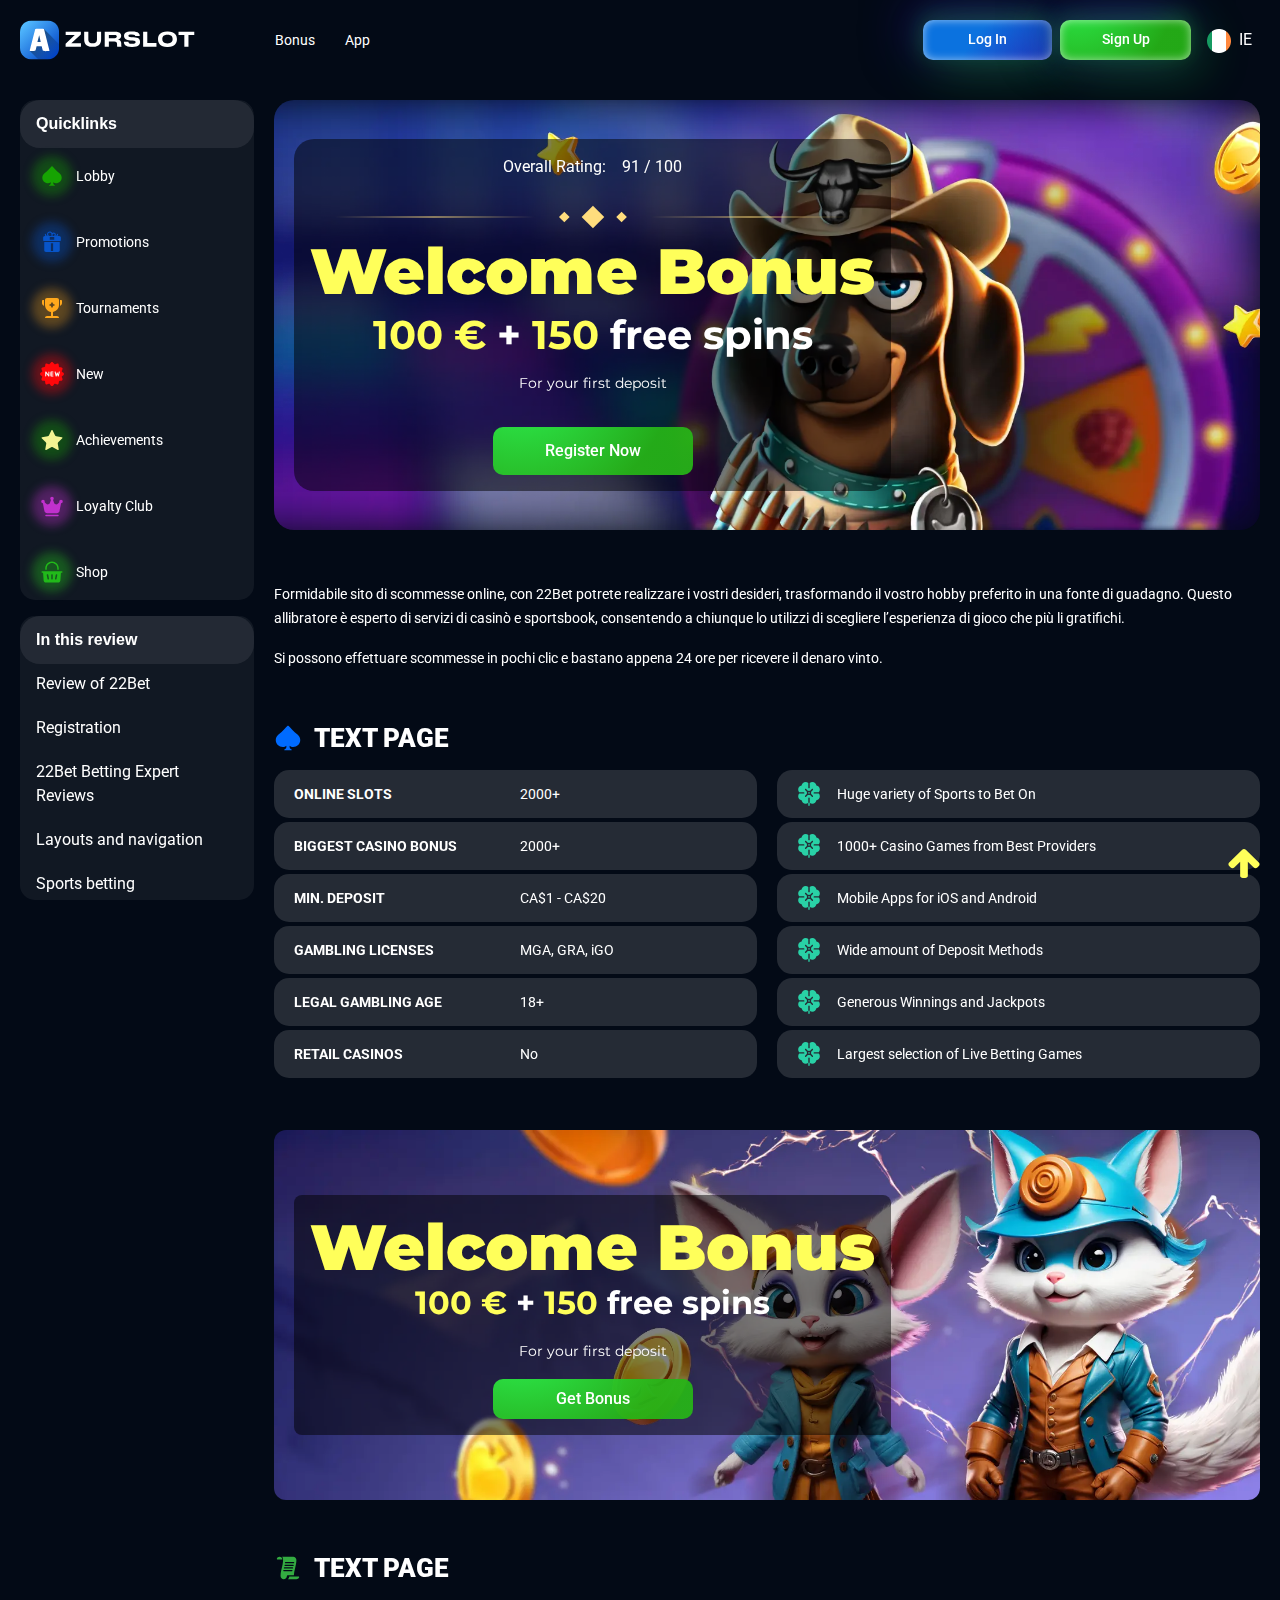
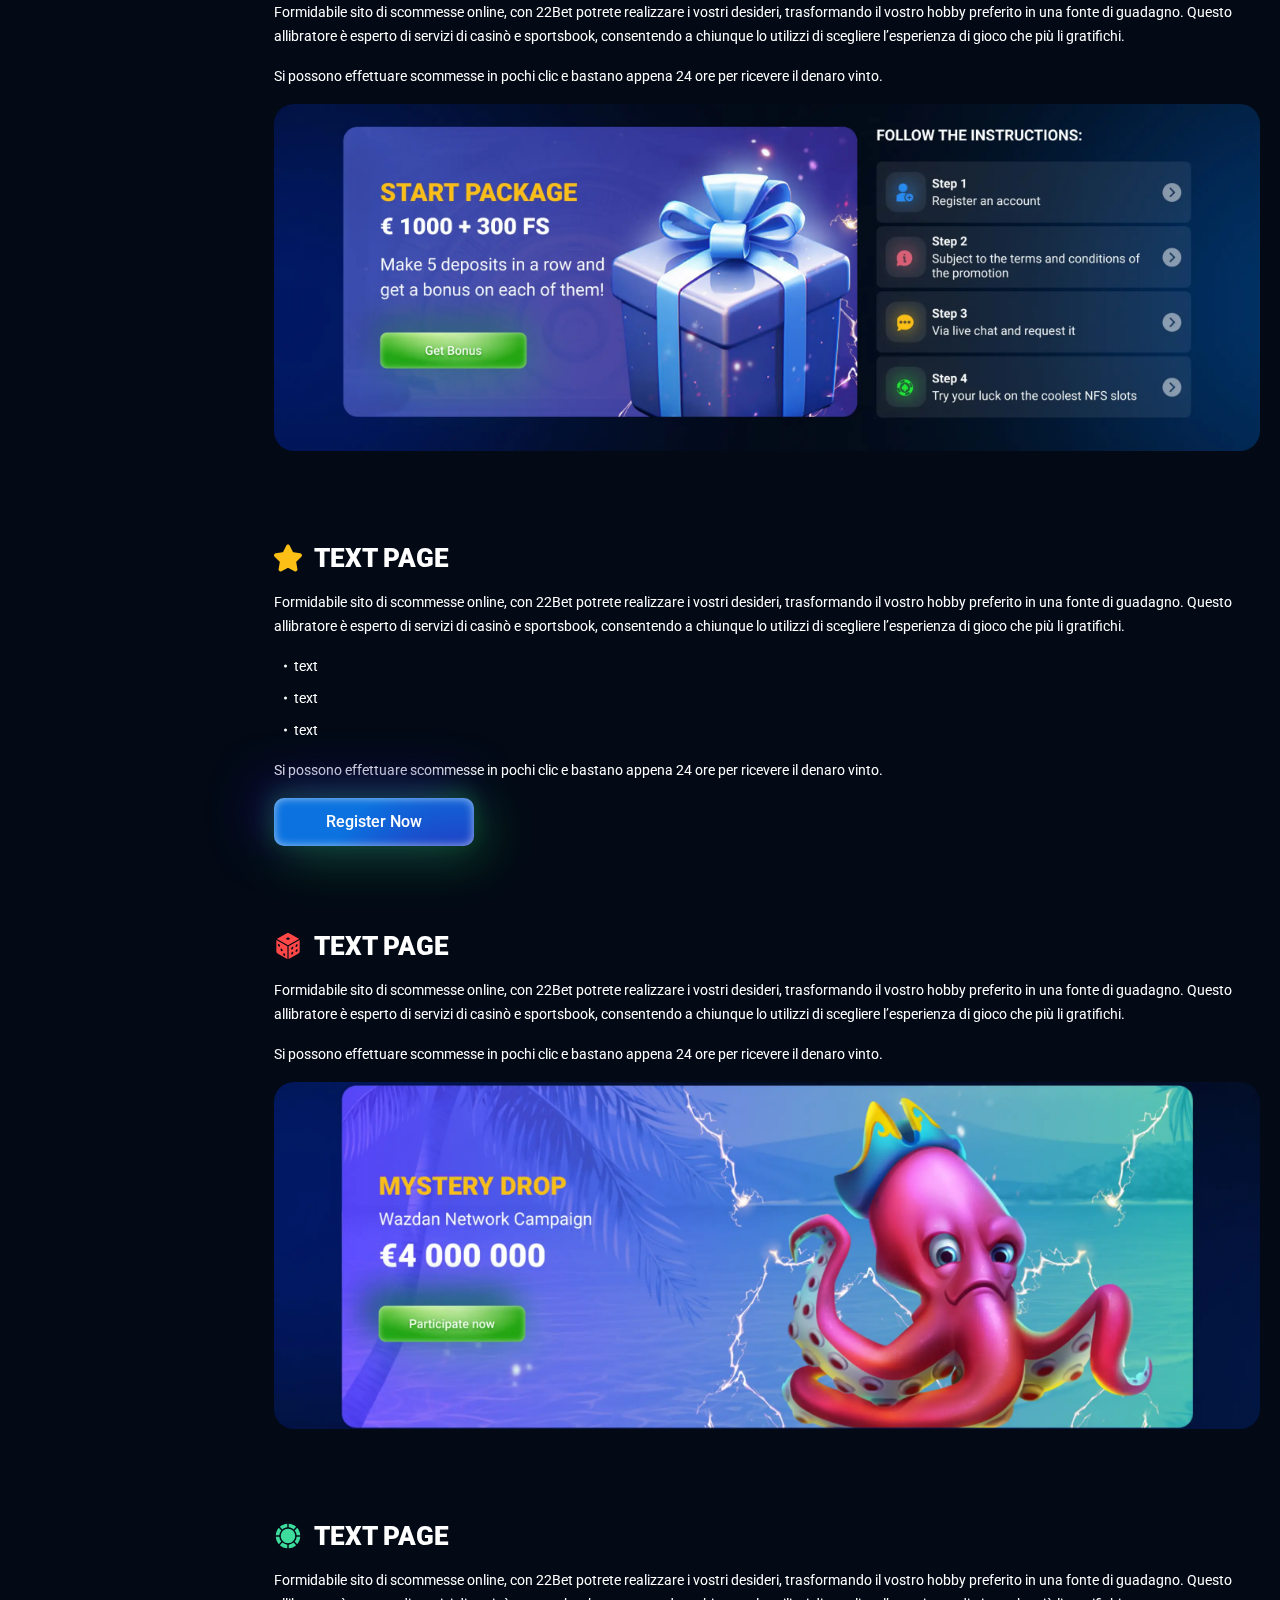
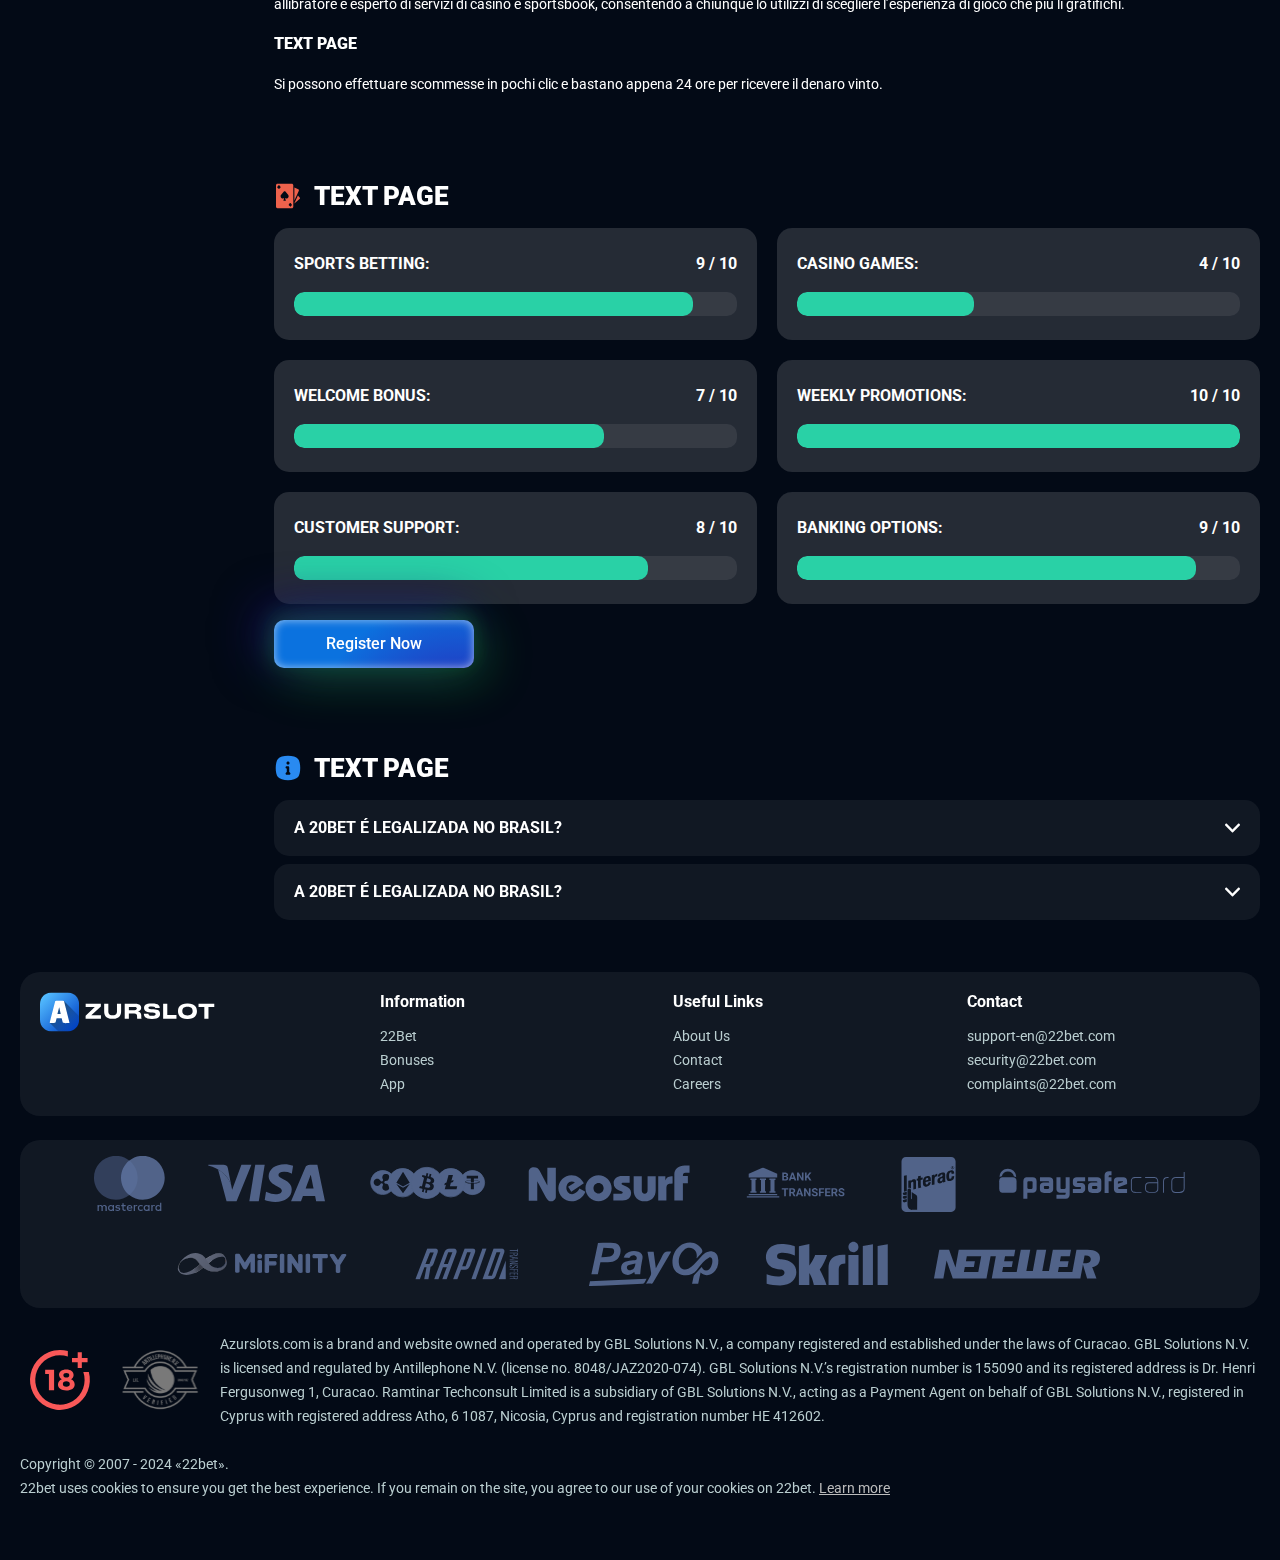
<file: index.html>
<!DOCTYPE html>
<html lang="ie">
  <head>
    <meta charset="UTF-8" />
    <meta name="viewport" content="width=device-width, initial-scale=1.0" />
    <title>Welcome bonus!</title>
    <meta
      name="description"
      content=""
    />
    <meta property="og:site_name" content="" />
    <meta property="og:title" content="" />
    <meta property="og:type" content="website" />
    <meta property="og:url" content="http://azurslots.ie/" />
    <meta property="og:image" content />
    <meta property="og:image:alt" content />
    <meta property="og:locale" content="ie" />
    <meta
      property="og:description"
      content=""
    />
    <link rel="preconnect" href="https://fonts.googleapis.com" />
    <link rel="preconnect" href="https://fonts.gstatic.com" crossorigin />
    <link
      href="https://fonts.googleapis.com/css2?family=Roboto:wght@400;500;700&family=Montserrat:wght@100;200;300;400;500;600;700;800;900&display=swap"
      rel="stylesheet"
    />

    <link rel="stylesheet" href="./css/reset.css" />
    <link rel="stylesheet" href="./css/main.css" />
    <link rel="stylesheet" href="./css/media.css" />
    <link rel="icon" href="./images/favicon.png" type="image/x-icon" />
    <script
      src="https://code.jquery.com/jquery-3.6.1.min.js"
      integrity="sha256-o88AwQnZB+VDvE9tvIXrMQaPlFFSUTR+nldQm1LuPXQ="
      crossorigin="anonymous"
    ></script>
  </head>
  <body>
    <header class="header">
      <section class="content header__content">
        <a href="#" class="logo header__logo"
          ><img src="./images/logo.svg" alt="logo" title=""
        /></a>
        <button class="header__btn-menu">
          <svg
            width="16px"
            height="16px"
            viewBox="0 0 16 16"
            xmlns="http://www.w3.org/2000/svg"
          >
            <rect y="0" width="16" height="3" rx="1.5"></rect>
            <rect y="6.5" width="16" height="3" rx="1.5"></rect>
            <rect y="13" width="16" height="3" rx="1.5"></rect>
          </svg>
        </button>
        <nav class="menu header__menu">
          <ul class="header__menu-list">
            <li><a href="#">Bonus</a></li>
            <li><a href="#">App</a></li>
          </ul>
          <div class="header__btn">
            <a
              href="#"
              class="header__button header__button-login header__btn-login"
              >Log In
            </a>
            <a
              href="#"
              class="header__button header__button-signin header__btn-signin"
              >Sign Up</a
            >
          </div>
        </nav>
        <a href="#" class="header__button header__button-login">Log In</a>
        <a href="#" class="header__button header__button-signin">Sign Up</a>

        <div class="header__language">
          <div class="header__flag-wrap">
            <a class="header__country" href="#">
              <span><img src="./images/flag.png" alt=" Flag" title /></span>
              <span>ie</span>
            </a>
          </div>
            
        </div>
      </section>
    </header>
    <main class="main">
      <aside class="sidebar-wrapper">
        <section class="content sidebar">
          <nav class="menu sidebar__menu">
            <button class="sidebar__links-menu">Quicklinks</button>
            <ul>
              <li>
                <a href="#">
                  <div class="icon-blur">
                    <span></span>
                    <img
                      class="icon-default"
                      src="./images/sidebar/lobby.svg"
                      alt=" Lobby"
                      title
                    />
                  </div>

                  Lobby
                </a>
              </li>
              <li>
                <a href="#">
                  <div class="icon-blur">
                    <span></span>
                    <img
                      class="icon-default"
                      src="./images/sidebar/promotions.svg"
                      alt="Promotions"
                      title
                    />
                  </div>
                  Promotions</a
                >
              </li>
              <li>
                <a href="#">
                  <div class="icon-blur">
                    <span></span
                    ><img
                      class="icon-default"
                      src="./images/sidebar/tournaments.svg"
                      alt="Tournaments"
                      title
                    />
                  </div>
                  Tournaments</a
                >
              </li>
              <li>
                <a href="#">
                  <div class="icon-blur">
                    <span></span
                    ><img
                      class="icon-default"
                      src="./images/sidebar/new.svg"
                      alt="New"
                      title
                    />
                  </div>

                  New</a
                >
              </li>
              <li>
                <a href="">
                  <div class="icon-blur">
                    <span></span
                    ><img
                      class="icon-default"
                      src="./images/sidebar/achievements.svg"
                      alt="Achievements"
                      title
                    />
                  </div>
                  Achievements</a
                >
              </li>

              <li>
                <a href="">
                  <div class="icon-blur">
                    <span></span
                    ><img
                      class="icon-default"
                      src="./images/sidebar/loyaltyClub.svg"
                      alt="Loyalty Club"
                      title
                    />
                  </div>
                  Loyalty Club</a
                >
              </li>
              <li>
                <a href="">
                  <div class="icon-blur">
                    <span></span
                    ><img
                      class="icon-default"
                      src="./images/sidebar/shop.svg"
                      alt="Shop"
                      title
                    />
                  </div>
                  Shop</a
                >
              </li>
            </ul>
          </nav>

          <div class="sidebar__navigation">
            <button class="sidebar__links-button">In this review</button>
            <div class="sidebar__links">
              <ul class="sidebar__links-list">
                <li><a href="#" title>Review of 22Bet</a></li>
                <li><a href="#" title>Registration</a></li>
                <li><a href="#" title>22Bet Betting Expert Reviews</a></li>
                <li><a href="#" title>Layouts and navigation</a></li>
                <li><a href="#" title>Sports betting</a></li>
                <li><a href="#" title>Sports offers</a></li>
                <li><a href="#" title>Live betting</a></li>
                <li><a href="#" title>Cash out</a></li>
                <li><a href="#" title>Live stream</a></li>
              </ul>
            </div>
          </div>
        </section>
      </aside>

      <section class="content__wrapper">
        <section class="content hero hero__content">
          <div class="background ">
            <img src="./images/main/bg-main.webp" alt="hero" title />
          </div>

          <div class="hero__data">
            <div
              class="hero__rating"
             
            >
              <p>Overall Rating:</p>
             
              <span
                
              >
                <span > 91 </span>
                <span> / </span>
                <span > 100 </span>
                
              </span>
            </div>
            <h1 class="title general hero__title">
              Welcome Bonus 
              <strong>
                100 € <span> + </span>150 <span>free spins </span></strong
              >
            </h1>
            <p class="hero__text">For your first deposit</p>

            <a href="#" class="button hero__button">Register Now</a>
          </div>
        </section>
        <section class="content page-nav">
          <div class="page-nav-button sidebar__links-button">
            In this review
          </div>
          <ul class="page-nav-list sidebar__links-list">
            <li><a href="#" title>Review of 22Bet</a></li>
            <li><a href="#" title>Registration</a></li>
            <li><a href="#" title>22Bet Betting Expert Reviews</a></li>
            <li><a href="#" title>Layouts and navigation</a></li>
            <li><a href="#" title>Sports betting</a></li>
            <li><a href="#" title>Sports offers</a></li>
            <li><a href="#" title>Live betting</a></li>
            <li><a href="#" title>Cash out</a></li>
            <li><a href="#" title>Live stream</a></li>
          </ul>
        </section>
        <section class="content article">
          <p>
            Formidabile sito di scommesse online, con 22Bet potrete realizzare i
            vostri desideri, trasformando il vostro hobby preferito in una fonte
            di guadagno. Questo allibratore è esperto di servizi di casinò e
            sportsbook, consentendo a chiunque lo utilizzi di scegliere
            l’esperienza di gioco che più li gratifichi.
          </p>

          <p>
            Si possono effettuare scommesse in pochi clic e bastano appena 24
            ore per ricevere il denaro vinto.
          </p>
        </section>

      
      
  <section class="content features ">
          <h2 class="title high features__title ">Text page</h2>
          <div class="features__content">
             <div class="about__content">
          <table class="about__table">
            <tbody class="about__group">
              
                <tr>
                <td>Online slots</td>
                <td>2000+</td>
               </tr>
               <tr>
                <td>Biggest casino bonus</td>
                <td>2000+</td>
               </tr>
               <tr>
                <td>Min. deposit</td>
                <td>CA$1 - CA$20</td>
               </tr>
           
                <tr>
                  <td>Gambling licenses</td>
                  <td>MGA, GRA, iGO</td>
                </tr>
                <tr>
                  <td>Legal gambling age</td>
                  <td>18+</td>
                </tr>
                <tr>
                  <td>Retail casinos</td>
                  <td>No</td>
                </tr>
              
            </tbody>
          </table>
       
         </div>
          <div class="features__list">
              
            <div class="features__info">
            <ul >
              <li class="features__item">
                      Huge variety of Sports to Bet On
              </li>
              <li>
                1000+ Casino Games from Best Providers
              </li>
              <li>
                Mobile Apps for iOS and Android
              </li>
           
              <li>
                Wide amount of Deposit Methods
              </li>
              <li>
                Generous Winnings and Jackpots
              </li>
              <li>
               Largest selection of Live Betting Games
              </li>
            </ul>
           </div>
       
          </div>
          </div>
        </section>
      
        <section class="content banner">
          <div class="background banner__background">
            <img src="./images/main/banner-main.webp" alt="banner" title />
          </div>
          <div class="banner__info">
            <h2 class="title high banner__title-main">
              Welcome Bonus 
              <strong>
                100 € <span> + </span>150 <span>free spins </span></strong
              >
            </h2>
            <p>
              For your first deposit</p>
              <a href="#" class="button banner__button">Get Bonus</a>
            </p>
          </div>
        </section>
        <section class="content article">
          <h2 class="article__title high title">Text page</h2>

          <p class="">
            Formidabile sito di scommesse online, con 22Bet potrete realizzare i
            vostri desideri, trasformando il vostro hobby preferito in una fonte
            di guadagno. Questo allibratore è esperto di servizi di casinò e
            sportsbook, consentendo a chiunque lo utilizzi di scegliere
            l’esperienza di gioco che più li gratifichi.
          </p>

          <p>
            Si possono effettuare scommesse in pochi clic e bastano appena 24
            ore per ricevere il denaro vinto.
          </p>
          <div class="images">
            <img
              src="./images/main/image1-main.webp"
              alt="images"
              title
              class=""
            />
          </div>
        </section>
        <section class="content article">
          <h2 class="article__title article__title-star high title">Text page</h2>
          <p>
            Formidabile sito di scommesse online, con 22Bet potrete realizzare i
            vostri desideri, trasformando il vostro hobby preferito in una fonte
            di guadagno. Questo allibratore è esperto di servizi di casinò e
            sportsbook, consentendo a chiunque lo utilizzi di scegliere
            l’esperienza di gioco che più li gratifichi.
          </p>
          <ul>
            <li>text</li>
            <li>text</li>
            <li>text</li>
          </ul>
          <p>
            Si possono effettuare scommesse in pochi clic e bastano appena 24
            ore per ricevere il denaro vinto.
          </p>

          <a href="#" class="button ">Register Now</a>
        </section>
        <section class="content article">
          <h2 class="article__title article__title-cube high title">Text page</h2>

          <p class="">
            Formidabile sito di scommesse online, con 22Bet potrete realizzare i
            vostri desideri, trasformando il vostro hobby preferito in una fonte
            di guadagno. Questo allibratore è esperto di servizi di casinò e
            sportsbook, consentendo a chiunque lo utilizzi di scegliere
            l’esperienza di gioco che più li gratifichi.
          </p>

          <p>
            Si possono effettuare scommesse in pochi clic e bastano appena 24
            ore per ricevere il denaro vinto.
          </p>
          <div class="images">
            <img
              src="./images/main/image2-main.webp"
              alt="images"
              title
              class=""
            />
          </div>
        </section>
        <section class="content article">
          <h2 class="article__title article__title-roulette high title">Text page</h2>
          <p>
            Formidabile sito di scommesse online, con 22Bet potrete realizzare i
            vostri desideri, trasformando il vostro hobby preferito in una fonte
            di guadagno. Questo allibratore è esperto di servizi di casinò e
            sportsbook, consentendo a chiunque lo utilizzi di scegliere
            l’esperienza di gioco che più li gratifichi.
          </p>

          <h3>Text page</h3>

          <p>
            Si possono effettuare scommesse in pochi clic e bastano appena 24
            ore per ricevere il denaro vinto.
          </p>
        </section>
        <section class="content ratings">
          <h2 class="ratings__title title high">Text page</h2>

              <div class="ratings__content">
           
             <ul class="ratings__list">
              <li>
               
                <div  class="ratings__info">
                  <span class="ratings__data">
                    <span>9</span>
                    <span>/</span>
                    <span>10</span>
                  </span>
                 
                  <p>Sports betting:</p>
              
                </div>
                <div class="ratings__img">
                  <span style="width: 90%" ></span>
                </div>
              </li>
              <li>
                
                <div class="ratings__info">
                  <span class="ratings__data">
                    <span>4</span>
                    <span>/</span>
                    <span>10</span>
                  </span>
                  
                  <p>Casino Games:
                  </p>
                  
                </div>
                <div class="ratings__img">
                  <span style="width: 40%" ></span>
                </div>
              </li>
              <li>
                
                <div class="ratings__info">
                  <span class="ratings__data">
                    <span>7</span>
                    <span>/</span>
                    <span>10</span>
                  </span>
                 
                  <p>Welcome Bonus:
                    </p>
                  
                </div>
                <div class="ratings__img">
                  <span style="width: 70%" ></span>
                </div>
            </li>
            <li>
              
              <div class="ratings__info">
                <span class="ratings__data">
                  <span>10</span>
                  <span>/</span>
                  <span>10</span>
                </span>
                
                <p>Weekly Promotions:</p>
                
              </div>
              <div class="ratings__img">
                <span style="width: 100%" ></span>
              </div>
             
            </li>
              <li>
                
                <div class="ratings__info">
                  <span class="ratings__data">
                    <span>8</span>
                    <span>/</span>
                    <span>10</span>
                  </span>
                
                  <p>Customer Support:</p>
                  
                </div>
                <div class="ratings__img">
                  
                  <span style="width: 80%" ></span>
                </div>
              </li>
            </li>
            <li>
              
              <div class="ratings__info">
                <span class="ratings__data">
                  <span>9</span>
                  <span>/</span>
                  <span>10</span>
                </span>
              
                <p>Banking Options:</p>
                
              </div>
              <div class="ratings__img">
                
                <span style="width: 90%" ></span>
              </div>
            </li>
          
            </ul> 
           
            
          </div>

          <a href="#" class="button ratings__button">Register Now</a>
        </section>
        <section class="content faq">
          <h2 class="title high faq__title">Text page</h2>
          <ul class="faq__list" >
            <li
              class="faq__item"
              
            >
              <h3
                class="title medium faq__subtitle js-button-expander"
               
              >
                A 20Bet é legalizada no Brasil?
              </h3>
              <div
                class="faq__answer js-expand-content"
                
              >
                <p >
                  O pacote especial para novos usuários da 20Bet paga 100% sobre
                  o primeiro depósito, com limite de 600 BRL.
                </p>
              </div>
            </li>
            <li
              class="faq__item"
              
            >
              <h3
                class="title medium faq__subtitle js-button-expander"
               
              >
                A 20Bet é legalizada no Brasil?
              </h3>
              <div
                class="faq__answer js-expand-content"
               
              >
                <p >
                  O pacote especial para novos usuários da 20Bet paga 100% sobre
                  o primeiro depósito, com limite de 600 BRL.
                </p>
              </div>
            </li>
          </ul>
        </section>
        <div class="" onclick="scrollToTop()">
          <button class="main__arrow" id="scrollToTopBtn"></button>
        </div>
      </section>
    </main>
    <footer class="footer">
      <section class="content footer__content">
        <div class="footer__wrapper">
          <div class="footer__logo-wrap">
            <a href="./index.html" class="logo footer__logo"
              ><img src="./images/logo.svg" alt="logo" title=""
            /></a>
          </div>
          <ul class="footer__menu">
            <li>
              <div>Information</div>
              <ul class="footer__info">
                <li><a href="#">22Bet </a></li>
                <li><a href="#">Bonuses</a></li>
                <li><a href="#">App </a></li>
              </ul>
            </li>

            <li>
              <div>Useful Links</div>
              <ul class="footer__info">
                <li><a href="#">About Us</a></li>
                <li><a href="#">Contact</a></li>
                <li><a href="#">Careers</a></li>
              </ul>
            </li>
            <li>
              <div>Contact</div>
              <ul class="footer__info">
                <li>
                  <a href="mailto:support-en@22bet.com">support-en@22bet.com</a>
                </li>
                <li>
                  <a href="mailto:security@22bet.com">security@22bet.com</a>
                </li>
                <li>
                  <a href="mailto:complaints@22bet.com">complaints@22bet.com</a>
                </li>
              </ul>
            </li>
          </ul>
        </div>

        <div class="footer__cards-pay">
          <ul class="footer__cards-pay-first">
            <li>
              <a href="#"
                ><img src="./images/footer-pay/mastercard.svg" alt="pay" title
              /></a>
            </li>
            <li>
              <a href="#"
                ><img src="./images/footer-pay/visa.svg" alt="pay" title
              /></a>
            </li>
            <li>
              <a href="#"
                ><img src="./images/footer-pay/crypto.svg" alt="pay" title
              /></a>
            </li>
            <li>
              <a href="#"
                ><img src="./images/footer-pay/neosurf.svg" alt="pay" title
              /></a>
            </li>
            <li>
              <a href="#"
                ><img
                  src="./images/footer-pay/bank-transfers.svg"
                  alt="pay"
                  title
              /></a>
            </li>
            <li>
              <a href="#"
                ><img src="./images/footer-pay/interac.svg" alt="pay" title
              /></a>
            </li>
            <li>
              <a href="#"
                ><img src="./images/footer-pay/paysafecard.svg" alt="pay" title
              /></a>
            </li>
            <li>
              <a href="#"
                ><img
                  class="footer__cards-pay-img"
                  src="./images/footer-pay/mifinity.svg"
                  alt="pay"
                  title
              /></a>
            </li>
            <li>
              <a href="#"
                ><img
                  class="footer__cards-pay-img"
                  src="./images/footer-pay/rapid.svg"
                  alt="pay"
                  title
              /></a>
            </li>
            <li>
              <a href="#"
                ><img
                  class="footer__cards-pay-img"
                  src="./images/footer-pay/payOp.svg"
                  alt="pay"
                  title
              /></a>
            </li>
            <li>
              <a href="#"
                ><img
                  class="footer__cards-pay-img"
                  src="./images/footer-pay/skrill.svg"
                  alt="pay"
                  title
              /></a>
            </li>
            <li>
              <a href="#"
                ><img
                  class="footer__cards-pay-img"
                  src="./images/footer-pay/neteller.svg"
                  alt="pay"
                  title
              /></a>
            </li>
          </ul>
        </div>
        <div class="footer__text">
          <div class="footer__img">
            <img src="./images/age.svg" alt="age" title />
          <img src="./images/footer-frame.svg" alt="frame" title />
          </div>
          <p>
            Azurslots.com is a brand and website owned and operated by GBL
            Solutions N.V., a company registered and established under the laws
            of Curacao. GBL Solutions N.V. is licensed and regulated by
            Antillephone N.V. (license no. 8048/JAZ2020-074). GBL Solutions
            N.V.’s registration number is 155090 and its registered address is
            Dr. Henri Fergusonweg 1, Curacao. Ramtinar Techconsult Limited is a
            subsidiary of GBL Solutions N.V., acting as a Payment Agent on
            behalf of GBL Solutions N.V., registered in Cyprus with registered
            address Atho, 6 1087, Nicosia, Cyprus and registration number ΗΕ
            412602.
          </p>
        </div>
        <div class="footer__copy">
          <p>Copyright &copy; 2007 - 2024 «22bet».</p>
        <p>
          22bet uses cookies to ensure you get the best experience. If you
          remain on the site, you agree to our use of your cookies on 22bet.
          <a href="" class="footer__link">Learn more</a>
        </p>
        </div>
      </section>
    </footer>
    <script src="./js/sidebar.js" defer></script>
    <script src="./js/arrowUp.js" defer></script>
    <script src="./js/expander.js" defer></script>
    <script src="./js/mobile-menu.js" defer></script>
    
  </body>
</html>
</file>
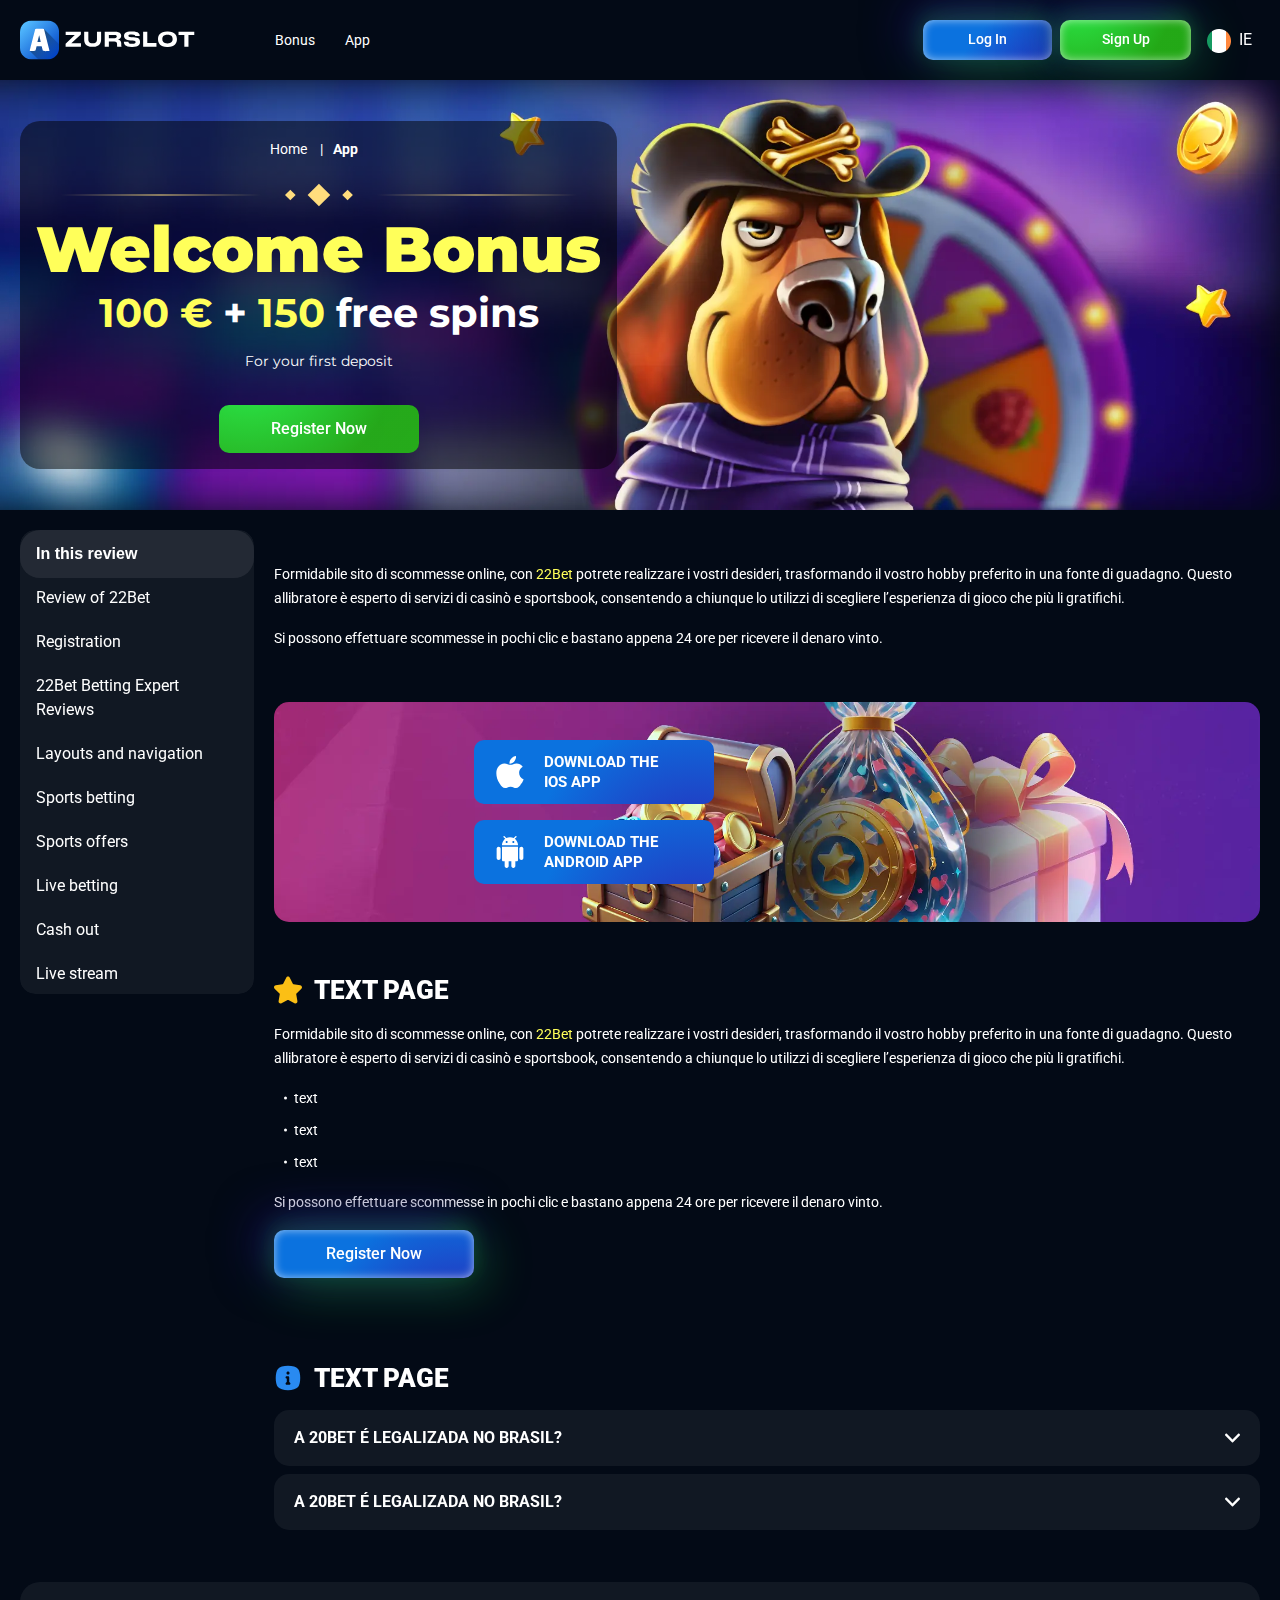
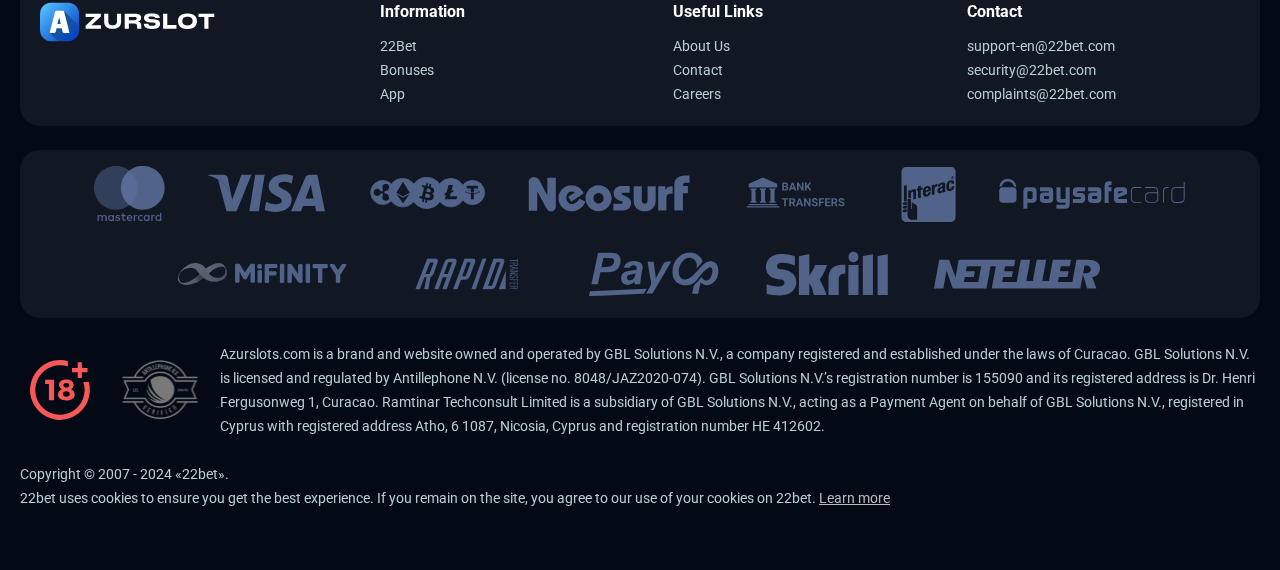
<file: app.html>
<!DOCTYPE html>
<html lang="ie">
  <head>
    <meta charset="UTF-8" />
    <meta name="viewport" content="width=device-width, initial-scale=1.0" />
    <title>Welcome Bonus !</title>
    <meta name="description" content="" />
    <meta property="og:site_name" content="" />
    <meta property="og:title" content="" />
    <meta property="og:type" content="website" />
    <meta property="og:url" content="http://azurslots.ie" />
    <meta property="og:image" content />
    <meta property="og:image:alt" content />
    <meta property="og:locale" content="ie" />
    <meta property="og:description" content="" />
    <link rel="preconnect" href="https://fonts.googleapis.com" />
    <link rel="preconnect" href="https://fonts.gstatic.com" crossorigin />
    <link
      href="https://fonts.googleapis.com/css2?family=Roboto:wght@400;500;700&family=Montserrat:wght@100;200;300;400;500;600;700;800;900&display=swap"
      rel="stylesheet"
    />

    <link rel="stylesheet" href="./css/reset.css" />
    <link rel="stylesheet" href="./css/main.css" />
    <link rel="stylesheet" href="./css/media.css" />
    <link rel="icon" href="./images/favicon.png" type="image/x-icon" />
    <script
      src="https://code.jquery.com/jquery-3.6.1.min.js"
      integrity="sha256-o88AwQnZB+VDvE9tvIXrMQaPlFFSUTR+nldQm1LuPXQ="
      crossorigin="anonymous"
    ></script>
  </head>
  <body>
    <header class="header">
      <section class="content header__content">
        <a href="#" class="logo header__logo"
          ><img src="./images/logo.svg" alt="logo" title=""
        /></a>
        <button class="header__btn-menu">
          <svg
            width="16px"
            height="16px"
            viewBox="0 0 16 16"
            xmlns="http://www.w3.org/2000/svg"
          >
            <rect y="0" width="16" height="3" rx="1.5"></rect>
            <rect y="6.5" width="16" height="3" rx="1.5"></rect>
            <rect y="13" width="16" height="3" rx="1.5"></rect>
          </svg>
        </button>
        <nav class="menu header__menu">
          <ul class="header__menu-list">
            <li><a href="#">Bonus</a></li>
            <li><a href="#">App</a></li>
          </ul>
          <div class="header__btn">
            <a
              href="#"
              class="header__button header__button-login header__btn-login"
              >Log In
            </a>
            <a
              href="#"
              class="header__button header__button-signin header__btn-signin"
              >Sign Up</a
            >
          </div>
        </nav>
        <a href="#" class="header__button header__button-login">Log In </a>
        <a href="#" class="header__button header__button-signin">Sign Up</a>

        <div class="header__language">
          <div class="header__flag-wrap">
            <a class="header__country" href="#">
              <span><img src="./images/flag.png" alt=" Flag" title /></span>
              <span>ie</span>
            </a>
          </div>
       
        </div>
      </section>
    </header>
    <section class="hero hero__page">
      <div class="background hero__background hero__background-page">
        <img src="./images/app/bg-app.webp" alt="hero" title />
      </div>

      <div class="hero__data hero__data-page">
        <ul
          class="breadcrumbs"
         
        >
          <li
            
          >
            <a href="#" > <span >Home</span></a>
           
          </li>
          <li
           
          >
            <a href="#" > <span >App</span></a>
            
          </li>
        </ul>
        <h1 class="title general hero__title">
          Welcome Bonus
          <strong> 100 € <span> + </span>150 <span>free spins </span></strong>
        </h1>
        <p class="hero__text">For your first deposit</p>

        <a href="#" class="button hero__button">Register Now</a>
      </div>
    </section>
    <main class="main main-page">
      <aside class="sidebar-wrapper">
        <section class="content sidebar">
          <div class="sidebar__navigation">
            <button class="sidebar__links-button">In this review</button>
            <div class="sidebar__links">
              <ul class="sidebar__links-list">
                <li><a href="#" title>Review of 22Bet</a></li>
                <li><a href="#" title>Registration</a></li>
                <li><a href="#" title>22Bet Betting Expert Reviews</a></li>
                <li><a href="#" title>Layouts and navigation</a></li>
                <li><a href="#" title>Sports betting</a></li>
                <li><a href="#" title>Sports offers</a></li>
                <li><a href="#" title>Live betting</a></li>
                <li><a href="#" title>Cash out</a></li>
                <li><a href="#" title>Live stream</a></li>
              </ul>
            </div>
          </div>
        </section>
      </aside>

      <section class="content__wrapper">
        <section class="content page-nav">
          <div class="page-nav-button sidebar__links-button">
            In this review
          </div>
          <ul class="page-nav-list sidebar__links-list">
            <li><a href="#" title>Review of 22Bet</a></li>
            <li><a href="#" title>Registration</a></li>
            <li><a href="#" title>22Bet Betting Expert Reviews</a></li>
            <li><a href="#" title>Layouts and navigation</a></li>
            <li><a href="#" title>Sports betting</a></li>
            <li><a href="#" title>Sports offers</a></li>
            <li><a href="#" title>Live betting</a></li>
            <li><a href="#" title>Cash out</a></li>
            <li><a href="#" title>Live stream</a></li>
          </ul>
        </section>
        <section class="content article">
          <p>
            Formidabile sito di scommesse online, con
            <a href="#" >22Bet</a> potrete realizzare i
            vostri desideri, trasformando il vostro hobby preferito in una fonte
            di guadagno. Questo allibratore è esperto di servizi di casinò e
            sportsbook, consentendo a chiunque lo utilizzi di scegliere
            l’esperienza di gioco che più li gratifichi.
          </p>

          <p>
            Si possono effettuare scommesse in pochi clic e bastano appena 24
            ore per ricevere il denaro vinto.
          </p>
        </section>
        <section class="content banner__app">
          <div class="background banner__background-app">
            <img
              class="background-app"
              src="./images/app/banner-app.webp"
              alt="banner"
              title
            />
          </div>
          <div class="banner__content banner__content-app">
            <div class="banner__button-wrap">
              <a href="#" class="banner__btn banner__btn-android">
                DOWNLOAD THE IOS APP
              </a>

              <a href="#" class="banner__btn banner__btn-app">
                DOWNLOAD THE android APP</a
              >
            </div>
          </div>
        </section>
        <section class="content article">
          <h2 class="article__title article__title-star high title">
            Text page
          </h2>
          <p>
            Formidabile sito di scommesse online, con
            <a href="#" >22Bet</a> potrete realizzare i
            vostri desideri, trasformando il vostro hobby preferito in una fonte
            di guadagno. Questo allibratore è esperto di servizi di casinò e
            sportsbook, consentendo a chiunque lo utilizzi di scegliere
            l’esperienza di gioco che più li gratifichi.
          </p>

          <ul>
            <li>text</li>
            <li>text</li>
            <li>text</li>
          </ul>
          <p>
            Si possono effettuare scommesse in pochi clic e bastano appena 24
            ore per ricevere il denaro vinto.
          </p>

          <a href="#" class="button ">Register Now</a>
        </section>
      <section class="content faq">
          <h2 class="title high faq__title">Text page</h2>
          <ul class="faq__list" >
            <li
              class="faq__item"
              
            >
              <h3
                class="title medium faq__subtitle js-button-expander"
               
              >
                A 20Bet é legalizada no Brasil?
              </h3>
              <div
                class="faq__answer js-expand-content"
                
              >
                <p >
                  O pacote especial para novos usuários da 20Bet paga 100% sobre
                  o primeiro depósito, com limite de 600 BRL.
                </p>
              </div>
            </li>
            <li
              class="faq__item"
              
            >
              <h3
                class="title medium faq__subtitle js-button-expander"
               
              >
                A 20Bet é legalizada no Brasil?
              </h3>
              <div
                class="faq__answer js-expand-content"
               
              >
                <p >
                  O pacote especial para novos usuários da 20Bet paga 100% sobre
                  o primeiro depósito, com limite de 600 BRL.
                </p>
              </div>
            </li>
          </ul>
        </section>
      </section>
    </main>
    <footer class="footer">
      <section class="content footer__content">
        <div class="footer__wrapper">
          <div class="footer__logo-wrap">
            <a href="./index.html" class="logo footer__logo"
              ><img src="./images/logo.svg" alt="logo" title=""
            /></a>
          </div>
          <ul class="footer__menu">
            <li>
              <div>Information</div>
              <ul class="footer__info">
                <li><a href="#">22Bet </a></li>
                <li><a href="#">Bonuses</a></li>
                <li><a href="#">App </a></li>
              </ul>
            </li>

            <li>
              <div>Useful Links</div>
              <ul class="footer__info">
                <li><a href="#">About Us</a></li>
                <li><a href="#">Contact</a></li>
                <li><a href="#">Careers</a></li>
              </ul>
            </li>
            <li>
              <div>Contact</div>
              <ul class="footer__info">
                <li>
                  <a href="mailto:support-en@22bet.com">support-en@22bet.com</a>
                </li>
                <li>
                  <a href="mailto:security@22bet.com">security@22bet.com</a>
                </li>
                <li>
                  <a href="mailto:complaints@22bet.com">complaints@22bet.com</a>
                </li>
              </ul>
            </li>
          </ul>
        </div>

        <div class="footer__cards-pay">
          <ul class="footer__cards-pay-first">
            <li>
              <a href="#"
                ><img src="./images/footer-pay/mastercard.svg" alt="pay" title
              /></a>
            </li>
            <li>
              <a href="#"
                ><img src="./images/footer-pay/visa.svg" alt="pay" title
              /></a>
            </li>
            <li>
              <a href="#"
                ><img src="./images/footer-pay/crypto.svg" alt="pay" title
              /></a>
            </li>
            <li>
              <a href="#"
                ><img src="./images/footer-pay/neosurf.svg" alt="pay" title
              /></a>
            </li>
            <li>
              <a href="#"
                ><img
                  src="./images/footer-pay/bank-transfers.svg"
                  alt="pay"
                  title
              /></a>
            </li>
            <li>
              <a href="#"
                ><img src="./images/footer-pay/interac.svg" alt="pay" title
              /></a>
            </li>
            <li>
              <a href="#"
                ><img src="./images/footer-pay/paysafecard.svg" alt="pay" title
              /></a>
            </li>
            <li>
              <a href="#"
                ><img
                  class="footer__cards-pay-img"
                  src="./images/footer-pay/mifinity.svg"
                  alt="pay"
                  title
              /></a>
            </li>
            <li>
              <a href="#"
                ><img
                  class="footer__cards-pay-img"
                  src="./images/footer-pay/rapid.svg"
                  alt="pay"
                  title
              /></a>
            </li>
            <li>
              <a href="#"
                ><img
                  class="footer__cards-pay-img"
                  src="./images/footer-pay/payOp.svg"
                  alt="pay"
                  title
              /></a>
            </li>
            <li>
              <a href="#"
                ><img
                  class="footer__cards-pay-img"
                  src="./images/footer-pay/skrill.svg"
                  alt="pay"
                  title
              /></a>
            </li>
            <li>
              <a href="#"
                ><img
                  class="footer__cards-pay-img"
                  src="./images/footer-pay/neteller.svg"
                  alt="pay"
                  title
              /></a>
            </li>
          </ul>
        </div>
        <div class="footer__text">
          <div class="footer__img">
            <img src="./images/age.svg" alt="age" title />
            <img src="./images/footer-frame.svg" alt="frame" title />
          </div>
          <p>
            Azurslots.com is a brand and website owned and operated by GBL
            Solutions N.V., a company registered and established under the laws
            of Curacao. GBL Solutions N.V. is licensed and regulated by
            Antillephone N.V. (license no. 8048/JAZ2020-074). GBL Solutions
            N.V.’s registration number is 155090 and its registered address is
            Dr. Henri Fergusonweg 1, Curacao. Ramtinar Techconsult Limited is a
            subsidiary of GBL Solutions N.V., acting as a Payment Agent on
            behalf of GBL Solutions N.V., registered in Cyprus with registered
            address Atho, 6 1087, Nicosia, Cyprus and registration number ΗΕ
            412602.
          </p>
        </div>
        <div class="footer__copy">
          <p>Copyright &copy; 2007 - 2024 «22bet».</p>
          <p>
            22bet uses cookies to ensure you get the best experience. If you
            remain on the site, you agree to our use of your cookies on 22bet.
            <a href="" class="footer__link">Learn more</a>
          </p>
        </div>
      </section>
    </footer>
    <script src="./js/sidebar.js" defer></script>
    <script src="./js/expander.js" defer></script>
    <script src="./js/mobile-menu.js" defer></script>
   
  </body>
</html>
</file>
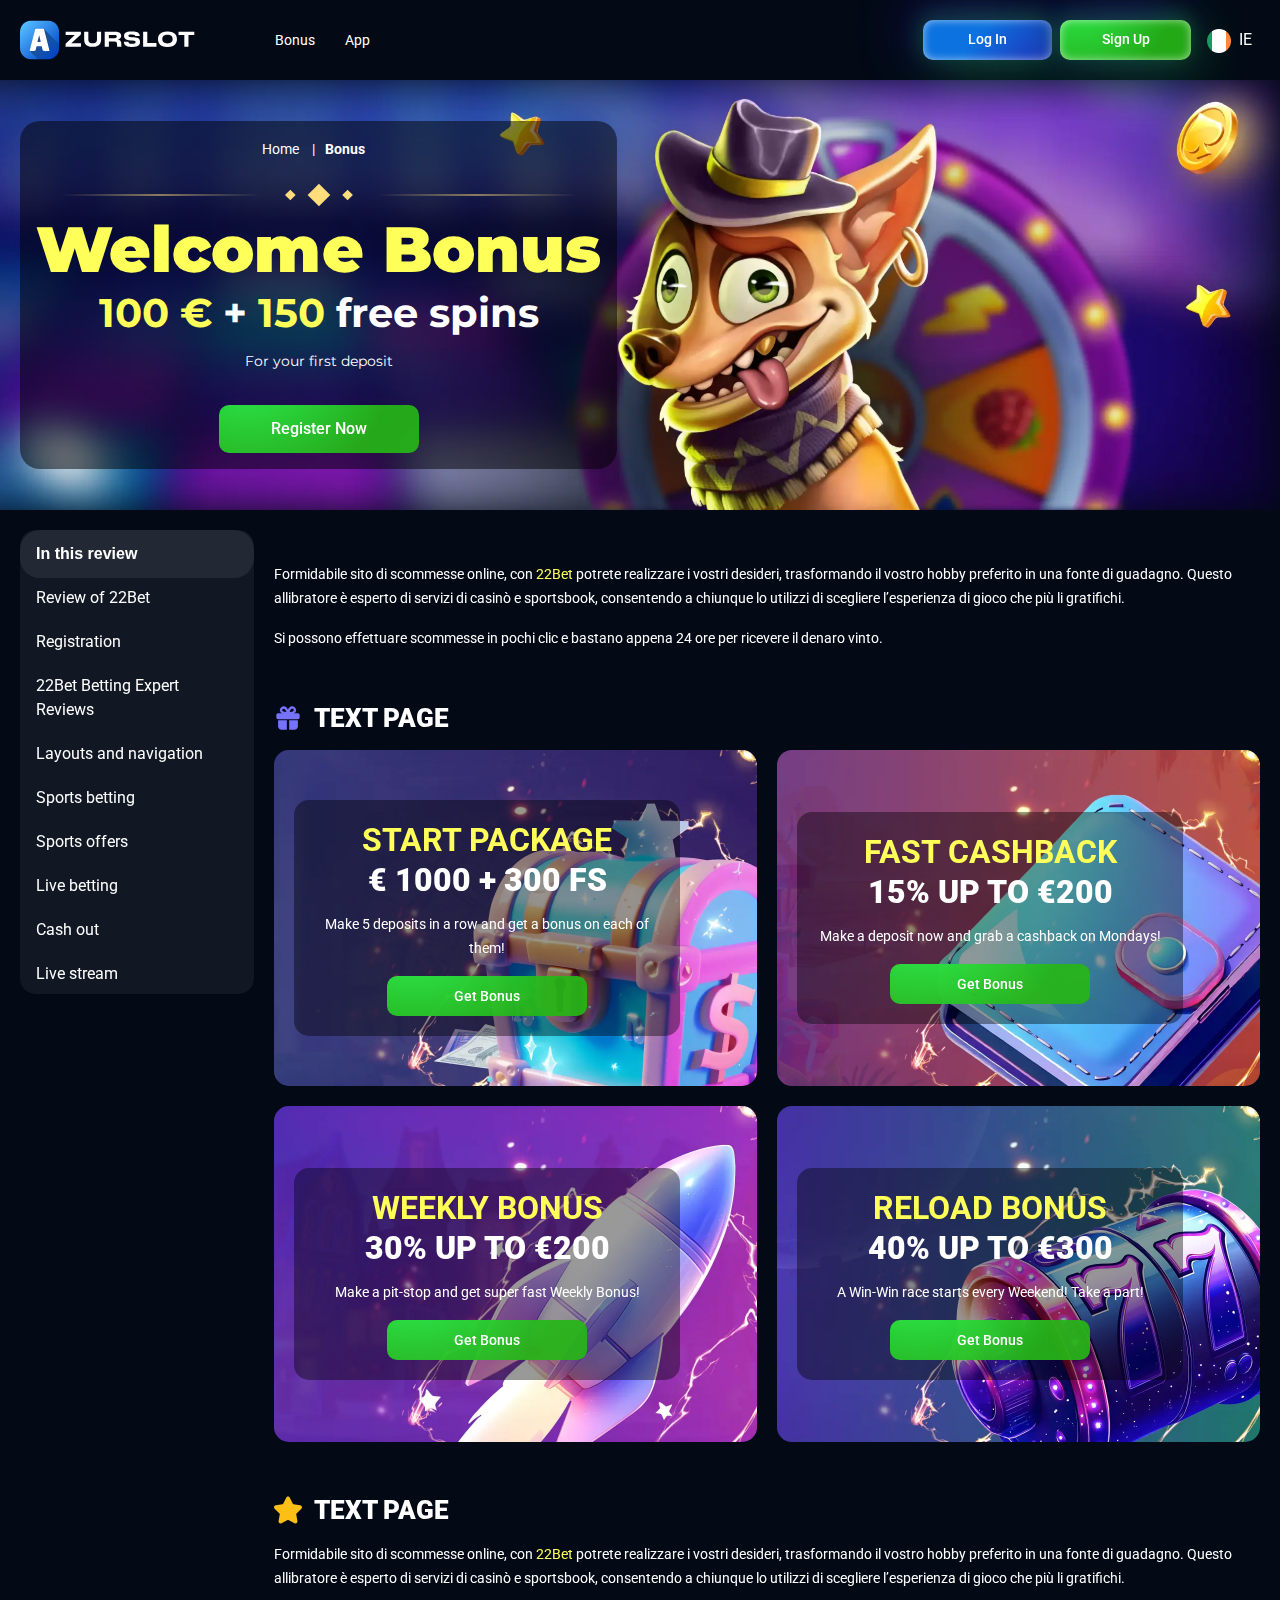
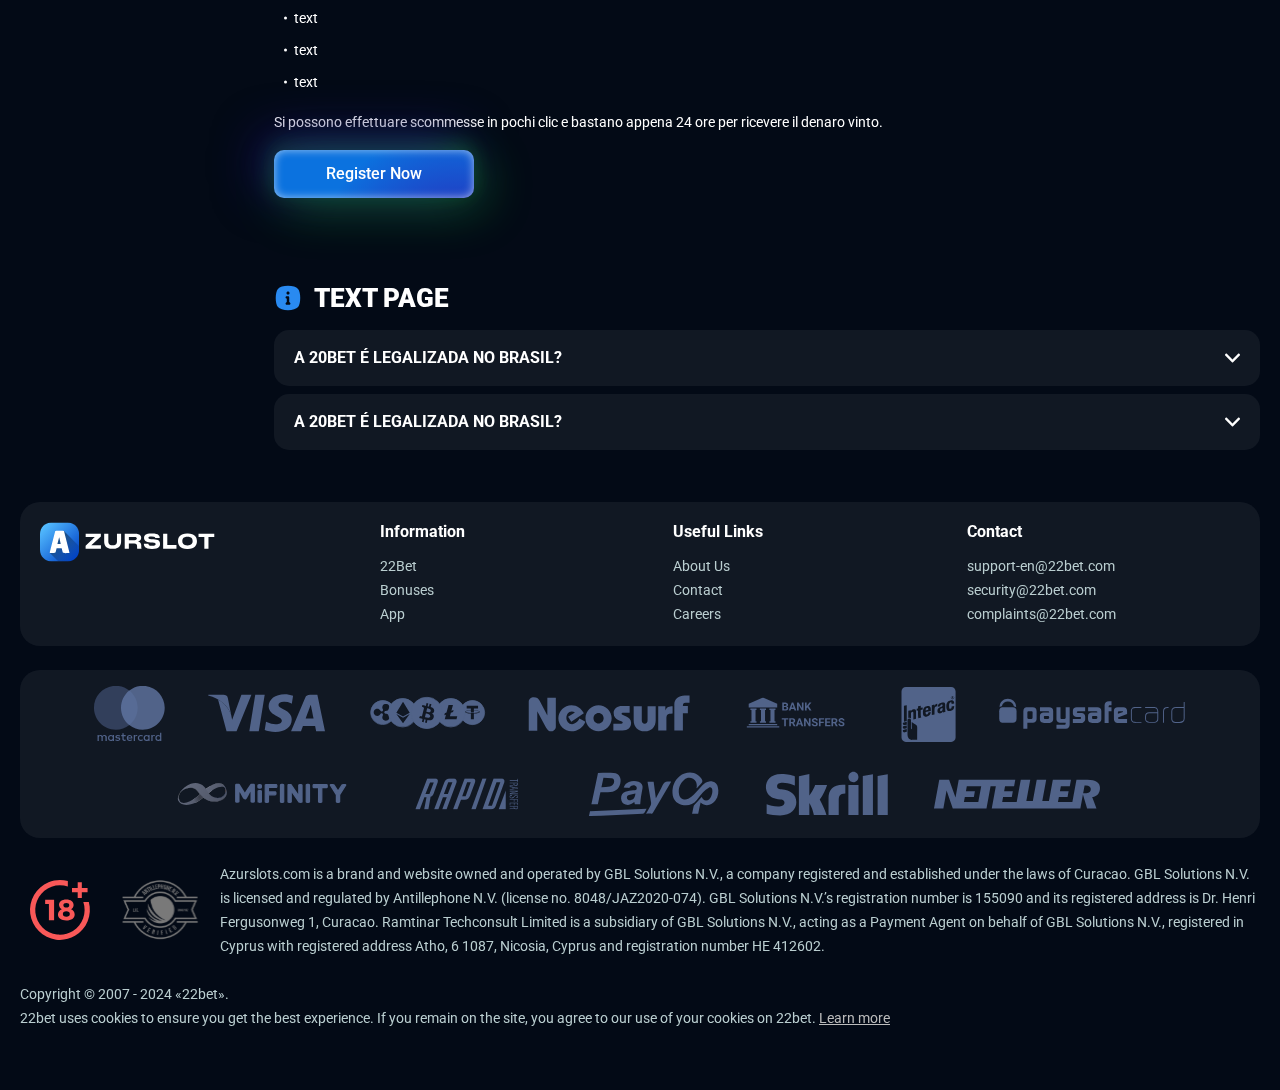
<file: bonus.html>
<!DOCTYPE html>
<html lang="ie">
  <head>
    <meta charset="UTF-8" />
    <meta name="viewport" content="width=device-width, initial-scale=1.0" />
    <title>Welcome Bonus !</title>
    <meta name="description" content="" />
    <meta property="og:site_name" content="" />
    <meta property="og:title" content="" />
    <meta property="og:type" content="website" />
    <meta property="og:url" content="http://azurslots.ie" />
    <meta property="og:image" content />
    <meta property="og:image:alt" content />
    <meta property="og:locale" content="ie" />
    <meta property="og:description" content="" />
    <link rel="preconnect" href="https://fonts.googleapis.com" />
    <link rel="preconnect" href="https://fonts.gstatic.com" crossorigin />
    <link
      href="https://fonts.googleapis.com/css2?family=Roboto:wght@400;500;700&family=Montserrat:wght@100;200;300;400;500;600;700;800;900&display=swap"
      rel="stylesheet"
    />

    <link rel="stylesheet" href="./css/reset.css" />
    <link rel="stylesheet" href="./css/main.css" />
    <link rel="stylesheet" href="./css/media.css" />
    <link rel="icon" href="./images/favicon.png" type="image/x-icon" />
    <script
      src="https://code.jquery.com/jquery-3.6.1.min.js"
      integrity="sha256-o88AwQnZB+VDvE9tvIXrMQaPlFFSUTR+nldQm1LuPXQ="
      crossorigin="anonymous"
    ></script>
  </head>
  <body>
    <header class="header">
      <section class="content header__content">
        <a href="#" class="logo header__logo"
          ><img src="./images/logo.svg" alt="logo" title=""
        /></a>
        <button class="header__btn-menu">
          <svg
            width="16px"
            height="16px"
            viewBox="0 0 16 16"
            xmlns="http://www.w3.org/2000/svg"
          >
            <rect y="0" width="16" height="3" rx="1.5"></rect>
            <rect y="6.5" width="16" height="3" rx="1.5"></rect>
            <rect y="13" width="16" height="3" rx="1.5"></rect>
          </svg>
        </button>
        <nav class="menu header__menu">
          <ul class="header__menu-list">
            <li><a href="#">Bonus</a></li>
            <li><a href="#">App</a></li>
          </ul>
          <div class="header__btn">
            <a
              href="#"
              class="header__button header__button-login header__btn-login"
              >Log In
            </a>
            <a
              href="#"
              class="header__button header__button-signin header__btn-signin"
              >Sign Up</a
            >
          </div>
        </nav>
        <a href="#" class="header__button header__button-login">Log In</a>
        <a href="#" class="header__button header__button-signin">Sign Up</a>

        <div class="header__language">
          <div class="header__flag-wrap">
            <a class="header__country" href="#">
              <span><img src="./images/flag.png" alt=" Flag" title /></span>
              <span>ie</span>
            </a>
          </div>
         
        </div>
      </section>
    </header>
    <section class="hero hero__page">
      <div class="background hero__background hero__background-page">
        <img src="./images/bonus/bg-bonus.webp" alt="hero" title />
      </div>

      <div class="hero__data hero__data-page">
        <ul
          class="breadcrumbs"
          
        >
          <li
           
          >
            <a href="#" > <span >Home</span></a>
           
          </li>
          <li
           
          >
            <a href="#" > <span >Bonus</span></a>
            
          </li>
        </ul>
        <h1 class="title general hero__title">
          Welcome Bonus
          <strong> 100 € <span> + </span>150 <span>free spins </span></strong>
        </h1>
        <p class="hero__text">For your first deposit</p>

        <a href="#" class="button hero__button">Register Now</a>
      </div>
    </section>
    <main class="main main-page">
      <aside class="sidebar-wrapper">
        <section class="content sidebar">
          <div class="sidebar__navigation">
            <button class="sidebar__links-button">In this review</button>
            <div class="sidebar__links">
              <ul class="sidebar__links-list">
                <li><a href="#" title>Review of 22Bet</a></li>
                <li><a href="#" title>Registration</a></li>
                <li><a href="#" title>22Bet Betting Expert Reviews</a></li>
                <li><a href="#" title>Layouts and navigation</a></li>
                <li><a href="#" title>Sports betting</a></li>
                <li><a href="#" title>Sports offers</a></li>
                <li><a href="#" title>Live betting</a></li>
                <li><a href="#" title>Cash out</a></li>
                <li><a href="#" title>Live stream</a></li>
              </ul>
            </div>
          </div>
        </section>
      </aside>

      <section class="content__wrapper">
        <section class="content page-nav">
          <div class="page-nav-button sidebar__links-button">
            In this review
          </div>
          <ul class="page-nav-list sidebar__links-list">
            <li><a href="#" title>Review of 22Bet</a></li>
            <li><a href="#" title>Registration</a></li>
            <li><a href="#" title>22Bet Betting Expert Reviews</a></li>
            <li><a href="#" title>Layouts and navigation</a></li>
            <li><a href="#" title>Sports betting</a></li>
            <li><a href="#" title>Sports offers</a></li>
            <li><a href="#" title>Live betting</a></li>
            <li><a href="#" title>Cash out</a></li>
            <li><a href="#" title>Live stream</a></li>
          </ul>
        </section>
        <section class="content article">
          <p>
            Formidabile sito di scommesse online, con
            <a href="#" >22Bet</a> potrete realizzare i
            vostri desideri, trasformando il vostro hobby preferito in una fonte
            di guadagno. Questo allibratore è esperto di servizi di casinò e
            sportsbook, consentendo a chiunque lo utilizzi di scegliere
            l’esperienza di gioco che più li gratifichi.
          </p>

          <p>
            Si possono effettuare scommesse in pochi clic e bastano appena 24
            ore per ricevere il denaro vinto.
          </p>
        </section>
        <section class="content bonuses">
          <h2 class="title high bonus__title">Text page</h2>
          <ul class="bonuses__list">
            <li class="bonuses__item">
              <div class="bonuses__content">
                <div class="bonuses__img background">
                <img src="./images/bonus/banner-bonus1.webp" alt="" title="" />
              </div>
              <div class="bonuses__desc">
                <div>
                  <h2 class="title high bonuses__title">
                    START PACKAGE
                    <strong>€ 1000 + 300 FS</strong>
                  </h2>
                  <p>
                    Make 5 deposits in a row and get a bonus on each of them!
                  </p>
                </div>

                <div class="bonuses__buttons">
                  <a href="#" class="button bonuses__button">Get Bonus</a>
                </div>
              </div>
              </div>
            </li>
            <li class="bonuses__item">
              <div class="bonuses__content">
              <div class="bonuses__img background">
                <img src="./images/bonus/banner-bonus2.webp" alt="" title="" />
              </div>
              <div class="bonuses__desc">
                <div>
                  <h2 class="title high bonuses__title">
                    FAST CASHBACK
                    <strong>15% UP TO €200 </strong>
                  </h2>
                  <p>Make a deposit now and grab a cashback on Mondays!</p>
                </div>

                <div class="bonuses__buttons">
                  <a href="#" class="button bonuses__button">Get Bonus</a>
                </div>
              </div>
              </div>
            </li>
            <li class="bonuses__item">
              <div class="bonuses__content">
              <div class="bonuses__img background">
                <img src="./images/bonus/banner-bonus3.webp" alt="" title="" />
              </div>
              <div class="bonuses__desc">
                 <div>
                  <h2 class="title high bonuses__title">
                    WEEKLY BONUS
                    <strong>30% UP TO €200 </strong>
                  </h2>
                  <p>Make a pit-stop and get super fast Weekly Bonus!</p>
                </div>

               
                <div class="bonuses__buttons">
                  <a href="#" class="button bonuses__button">Get Bonus</a>
                </div>
              </div>
              </div>
            </li>
            <li class="bonuses__item">
              <div class="bonuses__content">
              <div class="bonuses__img background">
                <img src="./images/bonus/banner-bonus4.webp" alt="" title="" />
              </div>
              <div class="bonuses__desc">
                <div>
                  <h2 class="title high bonuses__title">
                    RELOAD BONUS
                    <strong>40% UP TO €300</strong>
                  </h2>
                  <p>A Win-Win race starts every Weekend! Take a part!</p>
                </div>

                <div class="bonuses__buttons">
                  <a href="#" class="button bonuses__button">Get Bonus</a>
                </div>
              </div>
              </div>
            </li>
          </ul>
        </section>
        <section class="content article">
          <h2 class="article__title article__title-star high title">
            Text page
          </h2>
          <p>
            Formidabile sito di scommesse online, con
            <a href="#" >22Bet</a> potrete realizzare i
            vostri desideri, trasformando il vostro hobby preferito in una fonte
            di guadagno. Questo allibratore è esperto di servizi di casinò e
            sportsbook, consentendo a chiunque lo utilizzi di scegliere
            l’esperienza di gioco che più li gratifichi.
          </p>

          <ul>
            <li>text</li>
            <li>text</li>
            <li>text</li>
          </ul>
          <p>
            Si possono effettuare scommesse in pochi clic e bastano appena 24
            ore per ricevere il denaro vinto.
          </p>

          <a href="#" class="button article__button article__button-page"
            >Register Now</a
          >
        </section>
       <section class="content faq">
          <h2 class="title high faq__title">Text page</h2>
          <ul class="faq__list" >
            <li
              class="faq__item"
              
            >
              <h3
                class="title medium faq__subtitle js-button-expander"
               
              >
                A 20Bet é legalizada no Brasil?
              </h3>
              <div
                class="faq__answer js-expand-content"
                
              >
                <p >
                  O pacote especial para novos usuários da 20Bet paga 100% sobre
                  o primeiro depósito, com limite de 600 BRL.
                </p>
              </div>
            </li>
            <li
              class="faq__item"
              
            >
              <h3
                class="title medium faq__subtitle js-button-expander"
               
              >
                A 20Bet é legalizada no Brasil?
              </h3>
              <div
                class="faq__answer js-expand-content"
               
              >
                <p >
                  O pacote especial para novos usuários da 20Bet paga 100% sobre
                  o primeiro depósito, com limite de 600 BRL.
                </p>
              </div>
            </li>
          </ul>
        </section>
      </section>
    </main>
    <footer class="footer">
      <section class="content footer__content">
        <div class="footer__wrapper">
          <div class="footer__logo-wrap">
            <a href="./index.html" class="logo footer__logo"
              ><img src="./images/logo.svg" alt="logo" title=""
            /></a>
          </div>
          <ul class="footer__menu">
            <li>
              <div>Information</div>
              <ul class="footer__info">
                <li><a href="#">22Bet </a></li>
                <li><a href="#">Bonuses</a></li>
                <li><a href="#">App </a></li>
              </ul>
            </li>

            <li>
              <div>Useful Links</div>
              <ul class="footer__info">
                <li><a href="#">About Us</a></li>
                <li><a href="#">Contact</a></li>
                <li><a href="#">Careers</a></li>
              </ul>
            </li>
            <li>
              <div>Contact</div>
              <ul class="footer__info">
                <li>
                  <a href="mailto:support-en@22bet.com">support-en@22bet.com</a>
                </li>
                <li>
                  <a href="mailto:security@22bet.com">security@22bet.com</a>
                </li>
                <li>
                  <a href="mailto:complaints@22bet.com">complaints@22bet.com</a>
                </li>
              </ul>
            </li>
          </ul>
        </div>

        <div class="footer__cards-pay">
          <ul class="footer__cards-pay-first">
            <li>
              <a href="#"
                ><img src="./images/footer-pay/mastercard.svg" alt="pay" title
              /></a>
            </li>
            <li>
              <a href="#"
                ><img src="./images/footer-pay/visa.svg" alt="pay" title
              /></a>
            </li>
            <li>
              <a href="#"
                ><img src="./images/footer-pay/crypto.svg" alt="pay" title
              /></a>
            </li>
            <li>
              <a href="#"
                ><img src="./images/footer-pay/neosurf.svg" alt="pay" title
              /></a>
            </li>
            <li>
              <a href="#"
                ><img
                  src="./images/footer-pay/bank-transfers.svg"
                  alt="pay"
                  title
              /></a>
            </li>
            <li>
              <a href="#"
                ><img src="./images/footer-pay/interac.svg" alt="pay" title
              /></a>
            </li>
            <li>
              <a href="#"
                ><img src="./images/footer-pay/paysafecard.svg" alt="pay" title
              /></a>
            </li>
            <li>
              <a href="#"
                ><img
                  class="footer__cards-pay-img"
                  src="./images/footer-pay/mifinity.svg"
                  alt="pay"
                  title
              /></a>
            </li>
            <li>
              <a href="#"
                ><img
                  class="footer__cards-pay-img"
                  src="./images/footer-pay/rapid.svg"
                  alt="pay"
                  title
              /></a>
            </li>
            <li>
              <a href="#"
                ><img
                  class="footer__cards-pay-img"
                  src="./images/footer-pay/payOp.svg"
                  alt="pay"
                  title
              /></a>
            </li>
            <li>
              <a href="#"
                ><img
                  class="footer__cards-pay-img"
                  src="./images/footer-pay/skrill.svg"
                  alt="pay"
                  title
              /></a>
            </li>
            <li>
              <a href="#"
                ><img
                  class="footer__cards-pay-img"
                  src="./images/footer-pay/neteller.svg"
                  alt="pay"
                  title
              /></a>
            </li>
          </ul>
        </div>
        <div class="footer__text">
          <div class="footer__img">
            <img src="./images/age.svg" alt="age" title />
            <img src="./images/footer-frame.svg" alt="frame" title />
          </div>
          <p>
            Azurslots.com is a brand and website owned and operated by GBL
            Solutions N.V., a company registered and established under the laws
            of Curacao. GBL Solutions N.V. is licensed and regulated by
            Antillephone N.V. (license no. 8048/JAZ2020-074). GBL Solutions
            N.V.’s registration number is 155090 and its registered address is
            Dr. Henri Fergusonweg 1, Curacao. Ramtinar Techconsult Limited is a
            subsidiary of GBL Solutions N.V., acting as a Payment Agent on
            behalf of GBL Solutions N.V., registered in Cyprus with registered
            address Atho, 6 1087, Nicosia, Cyprus and registration number ΗΕ
            412602.
          </p>
        </div>
        <div class="footer__copy">
          <p>Copyright &copy; 2007 - 2024 «22bet».</p>
          <p>
            22bet uses cookies to ensure you get the best experience. If you
            remain on the site, you agree to our use of your cookies on 22bet.
            <a href="" class="footer__link">Learn more</a>
          </p>
        </div>
      </section>
    </footer>
    <script src="./js/sidebar.js" defer></script>
    <script src="./js/expander.js" defer></script>
    <script src="./js/mobile-menu.js" defer></script>
    
  </body>
</html>
</file>
<file: css/main.css>
html {
  scroll-behavior: smooth;
  text-size-adjust: 100%;
  box-sizing: border-box;
}

body {
  display: block;
  position: relative;
  width: 100%;
  background: #030a16;
  font-family: "Roboto", sans-serif;
  font-size: 14px;
  font-weight: 400;
  line-height: 24px;
  text-align: left;
  color: #ffffff;
  overflow-x: hidden;
}

body.no-scroll {
  overflow: hidden;
}

.content {
  display: block;
  position: relative;
  width: 100%;
  max-width: 1163px;
  max-width: 1400px;
  /* overflow: hidden; */
  border-radius: 15px;
  background: transparent;
  padding: 32px 0;
  margin: 0 auto 20px auto;
}

h1,
h2,
h3,
h4,
.title {
  display: block;
  position: relative;
  font-size: 64px;
  font-weight: 900;
  line-height: 72px;
  text-align: center;
  color: #ffff5a;
}

h1 {
  font-family: "Montserrat", sans-serif;
}

h2,
.title.high {
  display: flex;
  justify-content: left;
  align-items: center;
  font-size: 26px;
  line-height: 32px;
  font-weight: 900;
  color: #ffffff;
  text-align: center;
  text-transform: uppercase;
  margin-bottom: 16px;
}

h3,
title.medium {
  font-size: 16px;
  font-weight: 900;
  line-height: 24px;
  text-align: left;
  color: #ffffff;
  text-transform: uppercase;
}
h4,
title.mini {
  font-size: 28px;
  font-weight: 700;
  line-height: 32px;
  text-align: center;
  color: #ffffff;
}

article > *,
.article > *,
.desk > * {
  margin-top: 16px;
}

article > *:first-child,
.article > *:first-child,
.desk > *:first-child {
  margin-top: 0 !important;
}

article > h2,
.article > h2,
.desk > h2 {
  margin-top: 32px;
}

article > h3,
.article > h3,
.desk > h3 {
  margin-top: 16px;
}
article > h4,
.article > h4,
.desk > h4 {
  margin-top: 16px;
}

.button {
  position: relative;
  min-width: 200px;
  height: 48px;

  background: radial-gradient(
    73.75% 264.58% at 14.25% -86.46%,
    #2df151 0%,
    rgba(38, 181, 23, 0.93) 100%
  );

  border-radius: 10px;
  overflow: hidden;
  font-size: 16px;
  font-weight: 500;
  line-height: 24px;
  text-align: center;
  text-decoration: none;
  text-transform: capitalize;
  color: #ffffff;
  white-space: nowrap;
  cursor: pointer;
  padding: 12px ;
  margin: 0 auto;
  transition: all 0.5s;
  width: max-content;
  /* background: linear-gradient(0deg,  #16A302 ,   #00BCB1 ); */
}

.button:hover {
  transform: scale(1.1);
}

.header__button {
  position: relative;
  min-width: 131px;
  height: 40px;
  font-size: 14px;
  font-weight: 500;
  line-height: 100%;
  text-align: center;
  text-decoration: none;
  text-transform: capitalize;

  white-space: nowrap;
  color: #ffffff;
  cursor: pointer;
  background: radial-gradient(
      73.75% 264.58% at 14.25% -86.46%,
      #2df151 0%,
      rgba(38, 181, 23, 0.93) 100%
    )
    /* warning: gradient uses a rotation that is not supported by CSS and may not behave as expected */;

  box-shadow: 10px 20px 80px 0 rgba(30, 233, 50, 0.3),
    -10px -20px 50px 0 rgba(30, 233, 50, 0.3),
    inset 0 0 10px 0 rgba(255, 255, 255, 0.6);
  box-shadow: 10px 10px 50px 0px #1ee9324d, -10px -10px 50px 0px #1b0c71,
    -2px -6px 20px 0px #1ee9324d, 0px 0px 10px 0px #ffffff99 inset;
  border-radius: 10px;
  overflow: hidden;
  padding: 12px ;
  margin: 0 auto;
}

.header__button-signin {
  margin-right: 8px;
  margin-left: 0;
  transition: all 0.5s;
}

.header__button-login {
  background: radial-gradient(
      71.88% 278.12% at 92.71% 230.47%,
      #3019b0 0%,
      #0b72df 100%
    )
    /* warning: gradient uses a rotation that is not supported by CSS and may not behave as expected */;

  min-width: 129px;
  margin-left: auto;
  margin-right: 8px;
}

.header__button:hover {
  transform: scale(1.05);
}

.header,
.main,
.footer {
  display: flex;
  position: relative;
  justify-content: space-between;
  align-items: center;
  width: 100%;
  max-width: 1600px;
  padding: 20px;
  margin: 0 auto;
}

.background,
.hero__background {
  display: block;
  position: absolute;
  bottom: 0;
  left: 0;
  height: 100%;
  width: 100%;
  overflow: hidden;
}

.background img,
.hero__background img {
  position: relative;
  display: block;
  width: 100%;
  height: 100%;
  object-fit: cover;
}
.images img {
  border-radius: 20px;
  width: 100%;
  height: 100%;
  overflow: hidden;
}

/* -------------------HEADER---------------- */

.header {
  position: fixed;
  top: 0;
  left: 0;
  right: 0;
  background: #030a16;
  padding: 0;
  z-index: 100;
  max-width: 100%;
}

.header__content {
  display: flex;
  align-items: center;
  flex-direction: row;
  max-width: 1600px;
  max-height: 80px;
  border-radius: 0;
  background: #030a16;
  padding: 20px;
  margin-bottom: 0;
}

.logo {
  display: block;
  position: relative;
  flex: 0 0 179px;
  margin-right: 61px;
  padding: 20px 0;
  transition: all 0.5s;
}

.logo:hover {
  transform: scale(1.2);
}

.logo img {
  display: block;
  position: relative;
  width: auto;
  max-height: 40px;
}

.header__menu {
  display: flex;
  white-space: nowrap;
  max-height: calc(100vh - 60px);
  overflow-y: auto;
}

.header__menu-list {
  display: flex;
  flex: 1 1 auto;
  flex-direction: row;
  justify-content: center;
  align-items: center;
  white-space: nowrap;

  border-radius: 20px;
}

.header__menu-list li {
  display: block;
  text-align: left;
  padding: 0 15px;
  transition: all 0.5s;
}

.header__menu-list li a {
  display: block;
  color: #ffffff;
  font-weight: 500;
  padding: 10px 0;
}

.header__menu li a:hover {
  color: #00b25b;
}
.header__country {
  display: flex;
  align-items: center;
  gap: 8px;
  border-radius: 20px;
  padding: 8px 29px 8px 8px;
padding: 8px;
  margin-left: auto;
}

/* .header__country::after {
  content: "";
  position: absolute;
  display: block;
  width: 16px;
  height: 16px;
  top: 50%;
  transform: translateY(-50%);
  right: 10px;
  background: url(../images/arrowDown-menu.svg) no-repeat center center /
    contain;
  transition: transform 0.3s ease-in-out;
}

.header__country.active::after {
  transform: translateY(-50%) rotate(-180deg);
} */

.header__country span:last-child {
  color: #ffffff;
  font-weight: 400;
  font-size: 16px;
  line-height: 24px;
  text-transform: uppercase;
}

.header__country img,
.header__flag-link img {
  width: 24px;
  height: 24px;
  vertical-align: middle;
}

.header__menu-list li {
  display: block;
  text-align: left;
  transition: all 0.5s;
}

.header__menu-list li a {
  display: block;
  color: #ffffff;
  font-weight: 400;
  padding: 10px 0;
}

.header__menu li a:hover {
  color: #18c214;
}

.sidebar__country span {
  display: inline-block;
}

.sidebar__country-menu img {
  width: 24px;
  height: 24px;
  vertical-align: middle;
  margin-right: 10px;
}

.header__country.active {
  border-bottom-right-radius: 0;
  border-bottom-left-radius: 0;
}

.header__flag-wrap {
  border-radius: 20px;
}

.header__country.active {
  border-radius: 20px;
}

.header__flag-menu {
  display: none;
  position: absolute;
  top: 67px;
  right: 23px;
  height: auto;
  border-bottom-right-radius: 12px;
  border-bottom-left-radius: 12px;
  border-top-right-radius: 12px;
  border-top-left-radius: 12px;
  background: #292f39;
  padding: 8px 0;
  z-index: 9999;
}

.header__flag-link {
  display: flex;
  flex-direction: row;
  align-items: center;
  justify-content: flex-start;
  padding: 8px 16px;
  gap: 9px;
}
.header__flag-menu.active {
  display: block;
}

/* .header__flag-menu ul li + li {
  margin-top: 8px;
} */

.header__flag-link:last-child span {
  font-weight: 500;
  color: #ffffff;
  text-transform: uppercase;
}

.header__btn {
  display: none;
}
/* -------------- header__btn-menu-----------*/

.header__btn-menu {
  display: block;
  flex: 0 1 auto;
  min-width: 0;
  background: #ffffff1a;

  border: 1px solid #ffffff;
  padding: 12px;
  order: 3;
  transition: all 0.5s;
}

svg {
  position: relative;
  fill: #ffffff;
  line-height: 1;
  vertical-align: 1;
}

.header__btn-menu {
  display: none;
}

/* -------------main------------- */
.main {
  padding-top: 100px;
  padding-bottom: 0;
}

.content__wrapper {
  display: block;
  position: relative;
  flex: 1 1 100%;
  margin-left: 20px;
}

/* -------------sidebar--------- */

.sidebar-wrapper {
  display: block;
  position: relative;
  align-self: stretch;
  flex: 0 0 234px;
}
.sidebar {
  position: sticky;

  top: 87px;
  bottom: 20px;
  padding: 0px;
  overflow-y: auto;

  max-height: calc(100vh - 100px);
}

.sidebar::-webkit-scrollbar {
  display: none;
}

.sidebar__menu ul li a {
  display: block;
  position: relative;
  color: #ffffff;
  transition: all 0.5s;
  display: flex;
  align-items: center;
  transition: all 0.5s;
}

.sidebar__menu ul li a img {
  /* filter: brightness(0) invert(1); */
}

.sidebar__menu ul li:hover a img {
  filter: invert(84%) sepia(100%) saturate(500%) hue-rotate(0deg)
    brightness(500%);
}

.sidebar__menu ul li:hover a {
  color: #ffff5a;
}

/*  */

.sidebar__menu {
  border-radius: 15px;

  background: #ffffff0f;

  margin-bottom: 16px;
}

.sidebar__menu ul li {
  display: flex;
  align-items: center;
  padding: 8px 16px;
  transition: all 0.5s;
}

.sidebar__menu ul li + li {
  margin-top: 10px;
}
.sidebar__menu li a img {
  position: relative;
  min-width: 24px;
  min-height: 24px;
  margin: auto;
  margin-right: 12px;
  vertical-align: middle;
}

.icon-blur {
  position: relative;
  display: flex;
  align-items: center;
  width: 40px;
  height: 40px;
}

.icon-blur span {
  position: absolute;
  top: 0px;
  left: -4px;
  width: 100%;
  height: 100%;
  filter: blur(5px);
  background: #16a3025e;
  z-index: 0;
  border-radius: 50%;
}

.sidebar__menu li:nth-child(2) a .icon-blur span {
  background: #0855c95e;
}
.sidebar__menu li:nth-child(3) a .icon-blur span {
  background: #de941d5e;
}
.sidebar__menu li:nth-child(4) a .icon-blur span {
  background: #ff070b5e;
}
video.sidebar__menu li:nth-child(5) a .icon-blur span {
  background: #f2f2925e;
}
.sidebar__menu li:nth-child(6) a .icon-blur span {
  background: #c031cd5e;
}
.sidebar__menu li:nth-child(7) a .icon-blur span {
  background: #22c21a5e;
}

.sidebar__links-button,
.sidebar__links-menu {
  position: relative;
  font-size: 16px;
  font-weight: 700;
  line-height: 24px;
  color: #ffffff;
  text-align: left;
  background: none;

  white-space: normal;
  width: 100%;
  padding-right: 70px;
  background: #ffffff14;
  border-radius: 20px;
  padding: 12px 16px;
  transition: all 0.5s;
}

/* .sidebar__links-button.active {
  margin-bottom: 16px;
} */

.sidebar__navigation {
  border-radius: 15px;
  background: #ffffff0f;
}

.page-nav-button::after {
  content: "";
  display: block;
  position: absolute;
  right: 16px;
  top: 50%;
  transform: translateY(-50%);
  width: 11px;
  height: 11px;
  background: url(../images/faq-arrowDown.svg) no-repeat center center / contain;
  transition: transform 0.3s ease-in-out;
}

.page-nav-button.active::after {
  transform: translateY(-50%) rotate(180deg);
}

.sidebar__links-list li a {
  position: relative;
  display: block;
  color: #ffffff;
  font-size: 16px;
  line-height: 24px;
  padding: 8px 16px;
  transition: all 0.5s;
}

.sidebar__links-list.active {
  display: block;
}

.sidebar__links-list li a:hover {
  color: #FFFF5A;
  font-weight: 700;
}

.sidebar__links-list {
  display: block;
  max-height: 100vh;
  /* margin-top: 8px; */
}

.sidebar__links-list li + li {
  padding-top: 4px;
}

.page-nav-button {
  margin-bottom: 0;
  cursor: pointer;
}

.sidebar__links-list,
.page-nav-list {
  overflow: hidden;
  max-height: 0;
  transition: max-height 0.5s ease;
}

.sidebar__links-list.active,
.page-nav-list.active {
  display: block;
  max-height: 1000px;
  /* padding: 8px 0; */
}

/* .page-nav-list.active {
  margin-top: 20px;
} */

.page-nav {
  display: none;
  padding: 0;
  background: #ffffff0f;
}

/* -----------hero------ */

.hero {
  display: flex;
  justify-content: left;
  align-items: center;
  min-height: 430px;
  height: 430px;
  padding: 0;
  border-radius: 20px;
  padding: 30px 20px;
  overflow: hidden;
}

.hero__data {
  display: flex;
  flex-direction: column;
  justify-content: center;
  position: relative;

  border-radius: 20px;
  padding: 16px;
}

.hero__title {
  position: relative;
  display: flex;
  flex-direction: column;
  text-align: center;
  padding-top: 40px;
  margin-bottom: 16px;
}

.background img {
  object-position: 100%;
}

.hero__title::before {
  content: "";
  display: block;
  position: absolute;
  top: 10px;
  left: 50%;
  width: 100%;
  max-width: 516px;
  min-width: 200px;
  height: 24px;
  transform: translateX(-50%);
  background: url(../images/before-h1.svg) no-repeat center center / contain;
}
.hero__title strong {
  font-size: 40px;
  line-height: 100%;
  font-weight: 700;
  margin-top: 8px;
}

.hero__title strong span {
  color: #ffffff;
}

.hero__rating {
  display: flex;
  justify-content: center;
  align-items: center;
  margin-bottom: 16px;
  font-size: 16px;
  line-height: 24px;
  font-weight: 400;
  color: #ffffff;
}

.hero__rating p {
  margin-right: 16px;
  text-transform: capitalize;
}
.hero__rating span {
  display: flex;
  align-items: center;
  gap: 4px;
  white-space: nowrap;
}

.hero__text {
  font-family: "Montserrat", sans-serif;
  margin-bottom: 32px;
  text-align: center;
  color: #ffffff;
}
.hero__button {
  margin-left: auto;
  z-index: 3;
}
/* -------------article--------------- */

.article .article__subtitle {
  justify-content: start;
  font-size: 20px;
  line-height: 32px;
  color: #ffffff;
  padding: 0;
  margin: 16px 0 0 0;
  text-decoration: none;
}

.article .button,
.ratings__button {
  display: flex;
  justify-content: center;
  align-items: center;

  font-size: 16px;
  line-height: 20px;
  text-transform: none;
  margin-top: 16px;
  margin-right: auto;
  margin-left: 0;
   background: radial-gradient(
      71.88% 278.12% at 92.71% 230.47%,
      #3019b0 0%,
      #0b72df 100%
    );
   box-shadow: 10px 10px 50px 0px #1ee9324d, -10px -10px 50px 0px #1b0c71, -2px -6px 20px 0px #1ee9324d, 0px 0px 10px 0px #ffffff99 inset;
}

.article .button:hover,
.ratings__button:hover {
  transform: none;
 
   background: radial-gradient(73.75% 264.58% at 14.25% -86.46%, #2df151 0%, rgba(38, 181, 23, 0.93) 100%) ;
  
}

.article ul li {
  position: relative;
  padding-left: 20px;
}

.article ul li::before {
  content: "";
  position: absolute;
  display: block;
  width: 3px;
  height: 3px;
  border-radius: 50%;
  top: 50%;
  transform: translateY(-50%);
  left: 10px;
  background: #ffffff;
}

/* для нумерованного списка */

.article ol {
  counter-reset: ol;
  position: relative;
}

.article ol li {
  counter-increment: ol;
  position: relative;
  padding-left: 20px;
}

.article ol li::before {
  content: counter(ol) ".";
  display: inline-block;
  position: absolute;
  font: inherit;
  font-weight: 700;
  color: inherit;
  left: 0;
  top: 50%;
  transform: translateY(-50%);
}
/*  */

.article ul {
  display: flex;
  flex-direction: column;
  gap: 8px;
}



/* ------about----------- */
.about,
.features {
  padding-top: 0;
}
table {
  width: 100%;
  display: flex;

  gap: 20px;
}

.features__content{
  display: flex;
  gap: 20px;
}
.about__group {
  display: flex;
  flex-direction: column;
  width: 100%;
  gap: 4px;
}
.about__content{
  width: 100%;
}
.about__group tr {
  display: flex;
  position: relative;
 background: #252B35;


  border-radius: 15px;
  justify-content: center;
  text-align: left;

  border-radius: 15px;

  gap: 8px;
}

.features ul li,
.about__group tr {
  padding: 12px 20px;
}

table td:first-child {
  font-weight: 700;
  width: 50%;
  text-transform: uppercase;
  padding-right: 5px;
}
table td:last-child {
  width: 50%;
}

/* ------------features------ */

.features__info {
  display: flex;
  position: relative;
  width: 100%;
  height: auto;
  gap: 20px;
}
.features__list {
  width: 100%;

  border-radius: 15px;
  display: flex;
  gap: 20px;
  justify-content: space-between;
}

.features__info ul li {
  display: flex;
  align-items: center;
  background: #252B35;

  border-radius: 15px;
  padding: 12px 20px 12px 60px;
}

.features__info ul li::before {
  content: "";
  display: block;
  position: absolute;
  min-width: 24px;
  height: 24px;
  left: 20px;
  background: url(../images/main/features-icon.svg) no-repeat center center /
    contain;
}

.features__list .banner__features {
  margin-bottom: 0;
  height: auto;
  /* padding: 20px; */
}

.features__info ul {
  display: flex;
  flex-direction: column;
  gap: 4px;
}

.about__title,
.article__title,
.article__title-star,
.article__title-cube,
.article__title-roulette,
.ratings__title,
.faq__title,
.features__title,
.bonus__title,
.features__title-jackpot {
  padding-left: 40px;
}
.features__title::before,
.about__title::before,
.article__title::before,
.article__title-star::before,
.article__title-cube::before,
.article__title-roulette::before,
.ratings__title::before,
.faq__title::before,
.bonus__title::before,
.features__title-jackpot::before {
  content: "";
  display: block;

  position: absolute;
  left: 0;
  width: 28px;
  height: 28px;
  background: url(../images/before-features.svg) no-repeat center center /
    contain;
}

.features__title::before {
  background: url(../images/before-article1.svg) no-repeat center center /
    contain;
}
.article__title-star::before {
  background: url(../images/before-article2.svg) no-repeat center center /
    contain;
}

.article__title-cube::before {
  background: url(../images/before-article3.svg) no-repeat center center /
    contain;
}

.article__title-roulette::before {
  background: url(../images/before-article4.svg) no-repeat center center /
    contain;
}

.ratings__title::before {
  background: url(../images/before-ratings.svg) no-repeat center center /
    contain;
}

.faq__title::before {
  background: url(../images/before-faq.svg) no-repeat center center / contain;
}

.bonus__title::before {
  background: url(../images/before-title-bonus.svg) no-repeat center center /
    contain;
}

.features__title-jackpot::before {
  background: url(../images/before-article-jackpot.svg) no-repeat center center /
    contain;
}

/* -------------banner---------------- */

.banner {
  display: flex;
  align-items: center;
  justify-content: left;
  overflow: hidden;
  width: 100%;
  min-height: 370px;

  padding: 20px;
  background: transparent;
  border-radius: 12px;
  margin-bottom: 20px;
}

.banner__info {
  display: flex;

  flex-direction: column;
  align-items: center;
  position: relative;

  text-align: center;

  border-radius: 12px;
  padding: 16px;
}

.banner .banner__title-main {
  text-align: left;
  flex-direction: column;
  align-items: center;
  font-weight: 900;
  line-height: 72px;
  font-family: "Montserrat", sans-serif;
  font-size: 64px;
  color: #ffff5a;
  width: 100%;
  text-transform: none;
  margin-bottom: 16px;
}

.banner__info p {
  font-family: "Montserrat", sans-serif;
}

.banner .banner__title::after {
  display: none;
}

.banner__title-main > *:last-child {
  color: #ffff5a;
  font-size: 32px;
  line-height: 40px;

  font-weight: 700;
}

.banner__title-main span {
  color: #ffffff;
}

.banner .banner__background img {
  object-position: 100%;
}

.banner__button {
  margin-left: auto;
  margin-top: 16px;
  line-height: 24px;font-size: 16px;font-weight: 500;;
  height: 40px;
  padding: 8px;
}

/* ------------ratings------------------- */

.ratings__list {
  display: flex;

  flex-wrap: wrap;
  display: grid;
  grid-template-columns: repeat(2, 1fr);
  gap: 20px;
}

.ratings__list li {
  position: relative;
  display: flex;
  justify-content: left;
  flex-direction: column;
  background: #252B35;

 border-radius: 15px;
  gap: 16px;
  padding: 24px 20px;
  color: #ffffff;
}

.ratings__content {
  display: flex;
  gap: 20px;
}

.ratings__info {
  display: flex;
  flex-direction: row-reverse;
  justify-content: space-between;
  align-items: center;
  font-size: 16px;
  line-height: 24px;
  font-weight: 700;
  text-transform: uppercase;
}

.ratings__img {
  width: 100%;
  height: 24px;
  border-radius: 10px;
  background: #ffffff14;

  overflow: hidden;
}

.ratings__list .ratings__img span {
  all: unset;
  display: block;
  height: 24px;
 background: #29D1A6;

  border-radius: 10px;
}
/* --------faq------------- */
.faq{
  margin-bottom: 0;
}

.faq__subtitle {
  position: relative;
  font-weight: 700;
  font-size: 16px;
  line-height: 24px;
  text-align: left;
  border-radius: 15px;
  
background: #FFFFFF0F;

  color: #ffffff;
  text-transform: uppercase;
  cursor: pointer;
  padding: 16px 56px 16px 20px;
}

.faq__list li + li {
  margin-top: 8px;
}

.faq__subtitle::after {
  content: "";
  display: block;
  position: absolute;
  top: 50%;
  transform: translateY(-50%);
  right: 20px;
  width: 16px;
  height: 16px;
  background: url(../images/faq-arrowDown.svg) no-repeat center center / contain;
  transition: transform 0.3s ease-in-out;
}

.faq__subtitle.active::after {
  transform: translateY(-50%) rotate(180deg);
}

.faq__item.active {
  position: relative;
  background: #FFFFFF0F;
   border-radius: 15px;
}

.faq__subtitle.active {
  border: none;
  background: linear-gradient(90deg, rgba(112, 41, 255, 0.85) 0%, rgba(35, 185, 142, 0.85) 100%);

}

.faq__answer {
  position: relative;
  padding: 16px 20px;
  border-radius: 0 0 15px 15px;
 
background: transparent;

  color: #ffffff;
  
}

.js-expand-content {
  display: none;
  overflow: hidden;
}
/*  */

.js-expand-content.expanded {
  height: 100%;
}

/* ---------main__arrow------ */
.main__arrow {
  display: block;
  position: fixed;
  width: 32px;
  height: 32px;
  right: 20px;
  bottom: 20px;
  background: url(../images/ArrowUp.svg) no-repeat center center / contain;
  z-index: 100;
}

/* -------footer------------ */
.footer {
  padding-top: 0;
  padding-left: 270px;
  padding-left: 0;
  padding-right: 0;
}

.footer__content {
  display: flex;
  flex-direction: column;
  align-items: center;
  color: #baced0;
  max-width: 1600px;
  background: transparent;
  gap: 24px;
  padding: 20px 0;
  padding: 20px;
}

.footer__logo {
  display: flex;
  max-height: 40px;
  max-width: 179px;
  flex: 0 0 179px;
  padding: 0;
}

.footer__logo img {
  display: block;
}
.footer__menu {
  display: flex;
  flex-wrap: wrap;
  gap: 20px;
  align-items: center;
  align-content: center;
  justify-content: center;
  border-radius: 20px;
  align-items: flex-start;
}

.footer__menu li {
  flex: 1 0 calc((100% - 2px) / 5);
}

.footer__desc p {
  font-size: 12px;
  line-height: 14px;
}

.footer__desc img {
  width: 60px;
}

.footer__info li {
  position: relative;
}

.footer__img-wrap {
  display: flex;
  flex-direction: row;
  gap: 8px;
}

.footer__menu li div,
.footer__wrapp div {
  font-size: 16px;
  font-weight: 700;
  line-height: 20px;
  margin-bottom: 12px;
  color: #ffffff;
}

.footer__menu li a {
  position: relative;
  display: block;
  font-size: 14px;
  font-weight: 400;
  line-height: 16px;
  white-space: nowrap;
  color: inherit;
  padding: 4px 16px 4px 0;
  transition: all 0.5s ease;
}

.footer__link {
  color: #bcbcbc;
  text-decoration: underline;
  transition: all 0.5s ease;
}

.footer__link:hover {
  color: #ffff5a;
}
.footer__menu li a:hover {
  color: #e12151;
}

.footer__wrap {
  display: flex;
  justify-content: space-between;
  align-items: flex-start;
  gap: 12px;
}
.footer__wrap img {
  display: block;
  width: 64px;
  height: 56px;
}

.footer__age {
  color: #ffffff;
  font-size: 20px;
  line-height: 24px;
  font-weight: 700;
  flex: 0 0 60px;
}

.footer__wrapper-content {
  width: 100%;
  display: flex;
  justify-content: space-between;
  align-items: center;
  gap: 20px;
}

.footer__wrapp img {
  display: block;
  width: 40px;
  height: 40px;
  margin-left: auto;
}

.footer__wrapper {
  display: flex;
  flex-direction: row;
  gap: 100px;
  background: #ffffff0f;
  border-radius: 20px;
  padding: 20px;
  width: 100%;
}

.footer__img {
  display: flex;
  flex: 0 0 180px;
  flex-direction: row;
  gap: 20px;
}

.footer__logo-wrap {
  display: flex;
  justify-content: space-between;
  flex-direction: row;
}

.footer__flag-wrap {
  background: #14235a;
  border-radius: 10px;
  padding: 12px;
}

.footer__info img {
  margin-right: 8px;
  vertical-align: middle;
}

.footer__cards-pay {
  background: #ffffff0f;
  border-radius: 20px;
  gap: 24px;
  padding: 16px;
}

.footer__cards-pay ul {
  display: flex;
  justify-content: center;
  flex-wrap: wrap;
  row-gap: 24px;
  column-gap: 40px;
}

.footer__cards-pay a img {
  display: block;
  height: 56px;
  transition: all 0.5s;
}

.footer__cards-pay a img:hover {
  transform: scale(1.1);
}

.footer__cards-casino ul {
  display: flex;
  flex-wrap: wrap;
  gap: 12px;
  justify-content: center;
  border-bottom: 1px solid #51638980;
  padding: 16px 0 40px 0;
}

.footer__cards-casino ul li a {
  display: block;
  transition: all 0.5s;
}

.footer__cards-casino ul li a:hover {
  transform: scale(1.1);
}

.footer__text {
  display: flex;
  align-items: center;
  gap: 20px;
}

.footer__copy {
  width: 100%;
}
/* --------------bonus-page--------------- */

.hero__background {
  position: relative;
  object-position: 100%;
}

.hero__page {
  width: 100vw;
  padding: 0;
  margin-bottom: 20px;
  margin-top: 80px;
  border-radius: 0;
}

.main-page {
  padding-top: 0;
}

.hero__data-page {
  position: absolute;
  /* margin-left: 322px; */
  margin-left: 28%;
}
.breadcrumbs {
  display: flex;
  justify-content: center;
  text-align: center;
  margin-bottom: 12px;
  white-space: nowrap;
}

.breadcrumbs li:not(:last-child) a {
  padding-left: 0;
}

.hero__title-page {
  color: #ffffff;
}

.breadcrumbs li a {
  font-weight: 400;
  color: #ffffff;
  padding: 10px;
}

.breadcrumbs li:first-child a:hover {
  color: #1be181;
}

.breadcrumbs li:last-child a {
  font-weight: 700;
  cursor: default;
}

.breadcrumbs > li:not(:last-child):after {
  content: "|";
  position: relative;
  color: #ffffff;
}

.hero__title-bonus {
  margin-bottom: 16px;
}

.article a:not(.button) {
  color: #FFFF5A;
  
}

.banner__background-page {
  height: 173px;
  max-height: 100%;
  object-fit: cover;
}

.banner__background-page img {
  display: block;
  height: 100%;
  width: 100%;
  object-fit: cover;
}

.content.bonuses {
  padding: 0;
  background: none;
  border-radius: 0;
  box-shadow: none;
}

.bonuses__list {
  display: flex;
  flex-wrap: wrap;
  gap: 20px;
  width: 100%;
  display: grid;
  grid-template-columns: repeat(2, 1fr);
}

.bonuses__item {
  display: flex;
  align-items: center;
  position: relative;
  flex-direction: row;
  min-height: 336px;
  border-radius: 15px;
  background: #09224d;
  overflow: hidden;
  width: 100%;
}

.bonuses__item > * {
  position: relative;
}

.bonuses__item + .bonuses__item {
  margin-top: 0;
}

.bonuses__item:before {
  display: none;
}

.bonuses__img {
  width: 100%;
  height: 100%;
}

.bonuses__img img {
  display: block;
  width: 100%;
  /* height: 180px; */
  height: 100%;
  /* min-height: 180px; */
}
.bonuses__content{
display: flex;align-items: center;
  width: 100%;height: 100%;
}

.bonuses__desc {
  /* position: absolute; */
  position: relative;
  display: flex;
  width: 50%;
  flex-direction: column;
  align-items: center;
  padding: 20px ;
  text-align: center;
  gap: 16px;
}

.title.bonuses__title {
  flex-direction: column;
  color: #ffff5a;
  border: none;
  position: relative;
  font-weight: 700;
  font-size: 32px;
  line-height: 40px;
  align-items: center;
  margin-bottom: 12px;
}

.title.bonuses__title strong {
  color: #ffffff;
}

.title.bonuses__title::after {
  display: none;
}

.bonuses__buttons {
  display: flex;
  flex-direction: column;
  justify-content: center;
  /* flex-wrap: wrap; */
  gap: 16px;
}

.bonuses__button {
  min-width: 200px;

  height: 40px;
  color: #ffffff;
  text-transform: none;
  font-size: 14px;
  line-height: 22.4px;
  font-weight: 500;
}

.bonuses__button:first-child {
  padding: 9px ;
}

.hero__button-page {
  background: #ff4949;
}

.article__list li + li {
  margin-top: 8px;
}

.banner__wrapper {
  display: flex;
  flex-wrap: wrap;
  flex-direction: column;
  gap: 20px;
  padding: 0;
  background: none;
}

.hero__button-bonus {
  margin-top: 12px;
}

/* --------------------app-page------------- */
.banner__app {
  position: relative;
  display: flex;
  flex-direction: row;
  align-items: center;
  justify-content: left;
  min-height: 220px;
  overflow: hidden;
  padding: 20px 20px 20px 200px ;
}
.banner__logo {
  max-width: 225px;
  flex: 0 0 225px;
  margin-left: 0;
  margin-right: 196px;
  z-index: 3;
}

.banner__logo img {
  max-height: 90px;
}

.banner__content-app {
  display: flex;
  flex-direction: column;
  align-items: center;
}
.banner__btn {
  display: flex;
  flex-direction: column;
  position: relative;
  width: 240px;
  height: 64px;
  font-size: 15px;
  font-weight: 700;
  line-height: 20px;
  text-align: center;
  text-decoration: none;
  justify-content: center;
  border-radius: 10px;
  align-items: flex-start;
  background: radial-gradient(
      71.88% 278.12% at 92.71% 230.47%,
      #3019b0 0%,
      #0b72df 100%
    )
    /* warning: gradient uses a rotation that is not supported by CSS and may not behave as expected */;

  text-align: left;
  color: #ffffff;
  cursor: pointer;
  text-transform: uppercase;
  padding: 16px 38px;
  padding: 12px 10px 12px 70px;
  transition: all 0.3s ease;
  overflow: hidden;
  margin: 0;
}

.banner__btn span {
  font-size: 18px;
  line-height: 100%;
}

.hero__button-app {
  margin-top: 14px;
}

.banner__btn:hover {
  transform: scale(1.1);
}

.banner__button-wrap {
  display: flex;
  flex-direction: column;
  gap: 16px;
}

.banner__btn-android {
  padding: 12px 30px 12px 70px;
}

.banner__btn-app::after,
.banner__btn-android::after {
  content: "";
  position: absolute;
  left: 20px;

  top: 50%;
  transform: translateY(-50%);
  width: 32px;
  height: 32px;
  background: url(../images/app/android.svg) no-repeat center center / contain;
}

.banner__btn-android::after {
  background: url(../images/app/apple.svg) no-repeat center center / contain;
}
.button__wrap-app {
  display: flex;
  gap: 20px;
  justify-content: center;
}
</file>
<file: css/media.css>
@media screen and (max-width: 1600px) {
  .hero__data-page {
    margin-left: 250px;
  }

 
}
@media screen and (max-width: 1545px) {
  .ratings__img img {
    width: 36px;
    height: 36px;
  }

  .ratings__img img + img {
    margin-left: 12px;
  }
}

@media screen and (max-width: 1460px) {
  .hero__data-page {
    background: rgba(0, 0, 0, 0.5);
  }
}
@media screen and (max-width: 1438px) {
  .hero__data {
    background: rgba(0, 0, 0, 0.5);
  }

  .bonuses__desc {
    width: 60%;
    background: rgba(0, 0, 0, 0.4);
    border-radius: 10px;
    margin-left: 20px;
  }
}

@media screen and (max-width: 1418px) {
  .footer__cards-pay .footer__cards-pay-img {
    max-width: 171px;
  }

  .hero__data-page {
    margin-left: 20px;
    margin-right: 20px;
  }
}
@media screen and (max-width: 1394px) {
  .ratings__img img {
    width: 32px;
    height: 32px;
  }

  .ratings__img img + img {
    margin-left: 8px;
  }
}

@media screen and (max-width: 1360px) {
  .banner__info {
    background: rgba(0, 0, 0, 0.5);
    border-radius: 8px;
    padding: 16px;
  }
}

@media screen and (max-width: 1314px) {
  .bonuses__desc {
    width: 80%;
   
    border-radius: 15px;
    margin-left: 20px;
  }
}
@media screen and (max-width: 1313px) {
  .rating__wrapper {
    padding-left: 0;
  }

  .table tr td:nth-child(2) img {
    width: 20px;
  }
}

@media screen and (max-width: 1299px) {
  .footer__content-desc {
    flex-direction: column;
  }
}
@media screen and (max-width: 1292px) {
  .features {
    flex-direction: column;
  }

  .content__wrapp {
    margin-bottom: 20px;
  }
  .features__wrapp {
    margin-left: 0;
    border-radius: 16px;
    width: 50%;
  }

  .features-banner__background {
    width: 100%;
    max-height: 571px;
  }
}

@media screen and (max-width: 1288px) {
  .features__table td:nth-child(1) {
    width: 45%;
  }
  .features__table td:nth-child(2) {
    width: 55%;
    padding-left: 5px;
  }
  .ratings__list {
    grid-template-columns: repeat(2, 1fr);
  }
}

@media screen and (max-width: 1252px) {
  .features-banner__data {
    padding: 20px;
  }

  .features-banner__title {
    font-size: 28px;
  }
  .features-banner__title span {
    font-size: 16px;
  }
  /* .hero__data {
    background: rgba(0, 0, 0, 0.5);
  } */
  .hero {
    padding-left: 20px;
  }

  .hero__page {
    padding-left: 0;
  }
}

@media screen and (max-width: 1241px) {
  .ratings__img img {
    width: 30px;
    height: 30px;
  }

  .ratings__img img + img {
    margin-left: 4px;
  }

  
}

@media screen and (max-width: 1233px) {
  .table tr td:nth-child(2) img {
    width: 18px;
  }
  .ratings__wrap {
    gap: 0;
  }

  .banner__app {
    padding-left: 20px;
    padding-right: 20px;
  }
}

@media screen and (max-width: 1228px) {
  .about__group {
    grid-template-columns: repeat(3, 1fr);
  }
}

@media screen and (max-width: 1212px) {
  .ratings__content {
    flex-direction: column;
    gap: 8px;
  }

  .ratings__img img {
    width: 36px;
    height: 36px;
  }

  .ratings__img img + img {
    margin-left: 16px;
  }
}
@media screen and (max-width: 1183px) {
  .ratings__wrap {
    flex-direction: column;
    align-items: center;
    gap: 20px;
    width: 100%;
    min-height: 328px;
    min-height: max-content;
  }
  .bonuses__img,
  .bonuses__img img {
    width: 100%;
    
  }

  .title.bonuses__title {
    font-size: 28px;
    line-height: 32px;
  }

  .table tr td:nth-child(2) img {
    width: 24px;
  }
  .features-banner__title span {
    font-size: 22px;
  }

  .content__wrapp,
  .about__content {
    flex-direction: column;
  }
  .features-banner__title {
    font-size: 32px;
  }

  .hero__title {
    font-size: 55px;
  }


  .features__wrapp {
    width: 100%;
    height: 368px;
  }

  .features-banner__data {
    padding: 40px;
  }

  .features__list,
  table {
    width: 100%;
  }
  .features .content__wrapp-last {
    flex-direction: column;
  }

  .banner {
    width: 100%;
  }
}

@media screen and (max-width: 1161px) {
  .banner__logo {
    background: rgba(0, 0, 0, 0.5);
    border-radius: 8px;
    padding: 10px;
  }

  .banner__info-ratings a {
    display: block;
    background: rgba(0, 0, 0, 0.5);
    padding: 10px;
  }

  .bonuses__desc {
    width: 90%;
  }

  .features__content {
    flex-direction: column;
  }
}

@media screen and (max-width: 1060px) {
  table {
    flex-direction: column;
    gap: 4px;
  }
  .about__group,
  .features__info {
    width: 100%;
  }
  .about__group + .about__group {
    margin-left: 0;
  }

  .features__list .banner__features {
    height: 300px;
  }

  .banner__info p,
  .banner .banner__title-main {
    text-align: center;
  }
}

@media screen and (max-width: 1053px) {
  /* -------------------------- */
  .header__menu {
    display: none;
  }
  .header__btn-menu {
    display: block;
    background: #09224d;

    border: 1px solid #ffffff;
    border-radius: 8px;
    margin-left: 16px;
  }
  .header__btn-menu.active {
    background: #09224d;
  }

  .header__btn-menu svg {
    display: block;
    margin: 0;
  }
  .header__btn-menu svg rect {
    transform-origin: 50% 50%;
    transition: all 0.5s;
  }

  .header__btn-menu.active svg rect:nth-child(1) {
    x: -2px;
    y: 6px;
    width: 20px;
    transform: rotate(225deg);
  }

  .header__btn-menu.active svg rect:nth-child(3) {
    opacity: 0;
  }

  .header__btn-menu.active svg rect:nth-child(2) {
    x: -2px;
    y: 6px;
    width: 20px;
    transform: rotate(135deg);
  }

  .header__menu {
    display: none;
    position: fixed;
    top: 80px;
    left: 0;
    width: 100%;
    height: 0;
    overflow: hidden;
    background: #09224d;

    text-align: center;
    opacity: 0;
    padding: 20px 50px;
    transition: height 0.5s ease, opacity 0.5s ease;
    z-index: 100;
    overflow-y: auto;
    display: block;
  }

  .header__menu.active {
    display: block;
    height: 100vh;
    opacity: 1;
  }
  .header {
    z-index: 101;
  }
  .header__menu ul {
    display: flex;
    flex-direction: column;
    justify-content: center;
    text-align: center;
    background: none;
    margin-bottom: 16px;
  }
  .header__menu ul li {
    font-size: 14px;
    white-space: nowrap;
  }

  .header__menu-list li + li {
    margin-left: 0;
  }

  .header__menu ul li + li {
    margin-top: 10px;
  }
  .menu ul {
    gap: 5px;
  }

  .menu ul li:not(:last-child) {
    margin-right: 0;
  }

  .menu ul li a {
    padding-top: 5px;
    padding-bottom: 5px;
  }

  .header__btn {
    display: inline-block;
  }

  .header__btn a.header__btn-login,
  .header__btn a.header__btn-signin {
    display: block;
    min-width: 220px;
    margin-right: 0;
    padding-left: 20px;
    padding-right: 20px;
  }
  .header__btn a.header__btn-signin {
    margin-top: 16px;
  }

  /* ----------------------- */

  .header__flag-menu {
    right: 80px;
  }

  .features__info {
    flex-direction: column;
    gap: 4px;
  }
}

@media screen and (max-width: 1017px) {
  .sidebar {
    display: none;
  }
  .page-nav {
    display: block;
  }
  .main {
    display: block;
  }
  .content__wrapper {
    margin-left: 0;
  }

  .header__logo {
    margin-right: auto;
  }

  .features-banner__data {
    max-width: 1000px;
    height: 400px;
  }
}

@media screen and (max-width: 836px) {
  table td:last-child,
  table td:first-child {
    width: 50%;
  }


  .footer__wrapper {
    gap: 40px;
  }
}

@media screen and (max-width: 763px) {
  .footer__wrapper {
    flex-direction: column;
    gap: 16px;
  }

  .footer__logo {
    margin-right: 0;
    margin-left: 0;
  }

  .footer__logo-wrap {
    flex: 0;
    justify-content: center;
  }
  .footer__button {
    margin: 0;
  }

  .footer__wrapp div {
    justify-content: flex-start;
  }
}

@media screen and (max-width: 750px) {
  .footer__cards-last {
    gap: 20px;
  }

  .ratings__content {
    flex-direction: column;
  }

  .about__group {
    grid-template-columns: repeat(2, 1fr);
  }

  .banner .banner__background img {
    object-position: 80%;
  }

  .hero__background-page img {
    object-position: 90%;
  }
}
@media screen and (max-width: 681px) {
  .footer__menu li {
    flex: 1 0 calc((100% - 2px) / 3);
  }
  .ratings__list li {
    width: 100%;
  }
  .footer__text {
    flex-direction: column;
  }
  .header__button-login {
    display: none;
  }

  .footer__img {
    flex: 0;
  }
}

@media screen and (max-width: 649px) {
  .hero {
    padding: 10px;
    align-items: center;
  }

  .hero__page {
    padding: 0;
  }

  .ratings__content {
    flex-direction: column;
  }
  .ratings__button {
    margin-left: auto;
  }
  .ratings__list {
    margin-top: 0;
  }

  .background img {
    object-position: 80%;
}
.ratings__list {
    grid-template-columns: repeat(1, 1fr);
  }
}

@media screen and (max-width: 618px) {
  .button__wrap-app,
  .banner__button-wrap {
    flex-direction: column;
    align-items: center;
  }

  .banner__app {
    justify-content: center;
  }

  .ratings__img img {
    width: 30px;
    height: 30px;
  }

  .ratings__img img + img {
    margin-left: 8px;
  }
}

@media screen and (max-width: 595px) {
  .features-banner__data {
    max-width: 500px;
    height: 300px;
  }
  .banner .banner__title-main {
    font-size: 45px;
    line-height: 50px;
  }
}

@media screen and (max-width: 577px) {
  .table tr td:nth-child(3) {
    display: none;
  }

  .table tr td:nth-child(2) img {
    width: 20px;
    height: 20px;
  }

  .footer__cards li {
    flex: 1 1 calc(33.333% - 16px);
    max-width: calc(33.333% - 16px);
  }

  .features-banner__data {
    max-width: 450px;
    height: 300px;
  }
  

  .banner__info {
    border-radius: 6px;
    width: 100%;
    min-width: 0;
  }

  .banner__info-ratings a {
    display: block;
    background: none;
  }
}

@media screen and (max-width: 536px) {
  .features-banner__title {
    font-size: 28px;
    line-height: 40px;
  }

  .features-banner__title span {
    font-size: 18px;
  }
  .features__table td:nth-child(1) {
    width: 45%;
  }
  .features__table td:nth-child(2) {
    width: 55%;
  }
  .hero__data {
    padding: 16px;
    align-items: center;
  }
  .hero__text,
  .hero__title {
    text-align: center;
  }
  .hero__button {
    margin-left: auto;
  }

  .banner .banner__background img {
    object-position: 80%;
  }

  .ratings__list li {
    width: 100%;
  }

  .footer__wrap {
    flex-direction: column;
    align-items: center;
  }

  .footer__wrap p {
    text-align: center;
  }

  .ratings__data {
    margin-left: 0;
  }
  .ratings__info p {
    margin-right: 0;
  }

  .header__button-signin {
    display: none;
  }
}

@media screen and (max-width: 518px) {
  .ratings__img img {
    height: auto;
  }
  .features-banner__data {
    padding: 10px;
  }

  .about__group {
    grid-template-columns: repeat(1, 1fr);
  }
}

@media screen and (max-width: 500px) {
  .bonuses__list {
    grid-template-columns: repeat(1, 1fr);
  }
  .hero__data {
    width: 100%;
  }

  .hero__data-page {
    width: 90%;
  }

  .hero__page {
    justify-content: center;
  }
}

@media screen and (max-width: 490px) {
  .ratings__img img {
    width: 28px;
    height: 28px;
  }

  .ratings__img img + img {
    margin-left: 4px;
  }
}
@media screen and (max-width: 478px) {
  .features-banner__title {
    font-size: 22px;
    line-height: 32px;
  }

  .features-banner__title span {
    font-size: 14px;
  }

  .features__button {
    width: 220px;
  }

  .footer__wrap {
    flex-direction: column;
    align-items: center;
  }

  .footer__wrap img {
    margin-bottom: 16px;
  }

  .footer__wrap p {
    text-align: center;
  }

  .footer__cards li {
    flex: 1 1 calc(50% - 16px);
    max-width: calc(50% - 16px);
  }
}

@media screen and (max-width: 463px) {
  .ratings__data {
    margin-left: 0;
  }

  .footer__desc {
    flex-direction: column;
    align-items: center;
  }

  .ratings__info p {
    margin-right: 0;
  }

  .features__table td:nth-child(1) {
    font-weight: 400;
    font-size: 13px;
    width: 50%;
  }
  .features__table td:nth-child(2) {
    width: 50%;
    font-size: 12px;
  }

  .banner .banner__title-main {
    font-size: 36px;
    line-height: 40px;
  }
}

@media screen and (max-width: 457px) {
  .table tr td:nth-child(2) img {
    width: 18px;
    height: 18px;
  }

  .faq__subtitle {
    font-size: 18px;
  }
}

@media screen and (max-width: 455px) {
  .table tr td:nth-child(2) img {
    width: 16px;
    height: 16px;
  }
  .bonuses__img img {
    object-fit: cover;
    object-position: 100%;
  }

  .banner__info,
  .banner .banner__title-main {
    align-items: center;
  }
  .banner__button {
    margin-left: auto;
  }

  .hero__title {
    font-size: 36px;
    line-height: 40px;
  }

  .hero__button {
    width: 220px;
  }

  .hero__text {
    margin-bottom: 16px;
  }

  .banner__title-main > *:last-child {
    font-size: 40px;
    line-height: 50px;
  }
  .banner__info {
    padding: 16px;
  }
  .footer__menu li:not(:last-child) a::after {
    display: none;
  }

  .banner .banner__title-main {
    margin-bottom: 16px;
  }
}

@media screen and (max-width: 444px) {
  .footer__menu li {
    flex: 1 0 calc((100% - 2px) / 2);
  }

  

  .footer__info li {
    display: flex;
    justify-content: center;
  }

  .footer__info li::before {
    display: none;
  }

  .footer__logo-wrap {
    flex-direction: column;
    align-items: center;
    gap: 20px;
  }

  .footer__menu li div,
  .footer__wrapp div {
    text-align: center;
  }
  .footer__btn {
    align-items: center;
  }

  .footer__logo {
    justify-content: center;
  }

  .footer__logo-wrap p {
    text-align: center;
  }

  .ratings__img img {
    width: 24px;
    height: 24px;
  }

  .ratings__img img + img {
    margin-left: 0;
  }

  .about__group tr {
    flex-direction: column;
    align-items: center;
    text-align: center;
  }

  table td:last-child,
  table td:first-child {
    width: 100%;
    padding-left: 0;
    padding-right: 0;
  }
}

@media screen and (max-width: 414px) {
  .table tr td:nth-child(2) img {
    display: none;
  }

  .table tr td:nth-child(3) {
    display: block;
  }

  .features__table td:nth-child(1) {
    font-size: 12px;
  }
  .features__table td:nth-child(2) {
    font-size: 11px;
    padding-left: 5px;
  }
  .features__table td {
    white-space: normal;
  }
  .ratings__list {
    grid-template-columns: repeat(1, 1fr);
  }

  h2,
  .title.high {
    text-align: center;
  }

  .banner .banner__background img {
    object-position: 90%;
  }
}

@media screen and (max-width: 391px) {
  .hero__title {
    font-size: 32px;
  }

  .hero__data {
    padding: 10px;
  }
  .features-banner__data {
    max-width: 450px;
  }
  .banner {
    padding: 20px;
  }
}

@media screen and (max-width: 376px) {
  .features-banner__title {
    font-size: 18px;
    line-height: 24px;
  }
  .bonuses__desc {
    width: 87%;
  }

  .features-banner__title span {
    font-size: 12px;
  }

  .features__button {
    width: 200px;
  }
  .features-banner__data {
    height: 200px;
  }

  .features__wrapp {
    height: 250px;
  }
}

@media screen and (max-width: 365px) {
  .hero__title {
    line-height: 34px;
  }
  .hero__text {
    line-height: 20px;
  }
  .hero__rating {
    margin-bottom: 10px;
  }
  .header__logo {
    flex: 0 0 90px;
    margin-left: 0;
  }
}

@media screen and (max-width: 353px) {
  .hero__data {
    padding: 10px;
  }

  .hero__title {
    font-size: 28px;
  }

  .hero__data-page {
    max-width: 290px;
  }

  .banner__title-main > *:last-child {
    font-size: 36px;
    line-height: 40px;
  }

  .footer__wrapper-content {
    flex-direction: column;
  }

  .ratings__img img {
    width: 20px;
    height: 20px;
  }
}

@media screen and (max-width: 353px) {
  .hero__data-page {
    max-width: 280px;
  }
}
/* ------------page bonus------------- */

@media screen and (max-width: 1339px) {
  .bonuses__item {
    width: 100%;
  }
}

@media screen and (max-width: 1293px) {
  .banner__background img {
    object-position: 5%;
  }
}

@media screen and (max-width: 1129px) {
  .bonuses__list {
    grid-template-columns: repeat(2, 1fr);
  }

  /* .bonuses__item,
  .bonuses__desc {
    flex-direction: column;
  } */

  .bonuses__desc {
    text-align: center;
    padding: 20px;
  }

  .title.bonuses__title {
    align-items: center;
  }

  .bonuses__img,
  .bonuses__img img {
    width: 100%;
  }
}

@media screen and (max-width: 1113px) {
  .banner__data-bonus,
  .banner .banner__title {
    align-items: center;
  }

  .banner__data-bonus p {
    text-align: center;
  }
}

@media screen and (max-width: 1081px) {
  .banner__data-bonus {
    width: 780px;
    padding: 10px;
  }
}

@media screen and (max-width: 1081px) {
  .banner__data-bonus {
    width: 750px;
  }
}

@media screen and (max-width: 756px) {
  .banner__wrapper .banner__bonus {
    flex-direction: column;
  }
  .banner__data-bonus {
    flex-direction: column;
    padding: 20px;
    width: 100%;
  }
  .banner__wrapper .banner__bonus {
    justify-content: center;
  }
}

@media screen and (max-width: 754px) {
  .banner__logo {
    margin-right: 0;
  }
}

@media screen and (max-width: 750px) {
  .hero__title-page strong {
    font-size: 48px;
    line-height: 57.6px;
  }

  .title.bonuses__title {
    align-items: center;
  }

  .bonuses__desc {
    text-align: center;
  }

  .hero__title {
    font-size: 45px;
  }

  .bonuses__img,
  .bonuses__img img {
    width: 100%;
    height: 100%;
  }

  .bonuses__list {
    grid-template-columns: repeat(1, 1fr);
  }

  .title.bonuses__title {
    font-size: 32px;
    line-height: 40px;
  }

  .bonuses__item {
    height: 336px;
  }
}

@media screen and (max-width: 716px) {
  .banner__bonus {
    padding: 20px;
  }
}
@media screen and (max-width: 691px) {
  .banner__wrapper {
    flex-direction: column;
  }
  .banner__bonus {
    width: 100%;
  }
}
@media screen and (max-width: 598px) {
  .bonuses__list {
    grid-template-columns: repeat(1, 1fr);
  }
}
@media screen and (max-width: 593px) {
  .bonuses__item {
    width: 100%;
  }

  .hero__title {
    font-size: 40px;
  }
}

@media screen and (max-width: 536px) {
  .breadcrumbs {
    justify-content: center;
  }
}

@media screen and (max-width: 493px) {
  .bonuses__img img {
    min-height: 240px;
  }

  .hero__title {
    font-size: 34px;
  }

  .hero__title strong {
    font-size: 28px;
  }
}

@media screen and (max-width: 455px) {
  .hero__data-bonus {
    padding: 10px;
  }
  .banner__bonus {
    justify-content: center;
    align-items: stretch;
  }

  .banner__wrapper .banner__bonus {
    height: auto;
  }

  .bonuses__buttons {
    flex-direction: column;
  }

  .banner__data .banner__title {
    font-size: 22px;
    line-height: 24px;
  }

  .banner__button {
    margin-top: 16px;
  }

  .hero__title {
    font-size: 32px;
    line-height: 30px;
  }

  .hero__title-page strong,
  .hero__title strong {
    font-size: 38px;
    line-height: 40px;
  }

  .hero__title {
    font-size: 30px;
    font-weight: 700;
  }

  .hero__title strong {
    font-size: 26px;
  }
}

@media screen and (max-width: 391px) {
  .button-page {
    width: 200px;
  }
}

@media screen and (max-width: 378px) {
  .banner__bonus {
    padding: 10px;
    align-items: center;
  }
}

@media screen and (max-width: 357px) {
  .banner__bonus {
    height: 260px;
  }
  .banner__data-bonus {
    padding: 10px;
  }

  .title.bonuses__title {
    font-size: 24px;
  }

  .hero__title {
    font-size: 26px;
    font-weight: 700;
  }

  .hero__title strong {
    font-size: 24px;
  }
}

/* ----------------page app ---------- */
@media screen and (max-width: 1336px) {
  .banner__app {
    justify-content: flex-start;
  }
}

@media screen and (max-width: 754px) {
  .banner__content-app {
    flex-direction: column;
    align-items: center;
    padding: 20px;
  }

  .banner__logo {
    flex: none;
    margin-left: 0;
    margin-bottom: 12px;
  }
  .banner__background-app img {
    object-position: 70%;
  }
}

@media screen and (max-width: 450px) {
  .banner__app {
    justify-content: center;
  }
}

@media screen and (max-width: 423px) {
  .banner__app {
    justify-content: center;
  }
}

@media screen and (max-width: 390px) {
  .banner__content-app {
    padding: 30px;
  }
}
@media screen and (max-width: 390px) {
  .banner__content-app {
    padding: 20px 30px;
  }
}
@media screen and (max-width: 349px) {
  .banner__content-app {
    padding: 20px;
  }
}
</file>
